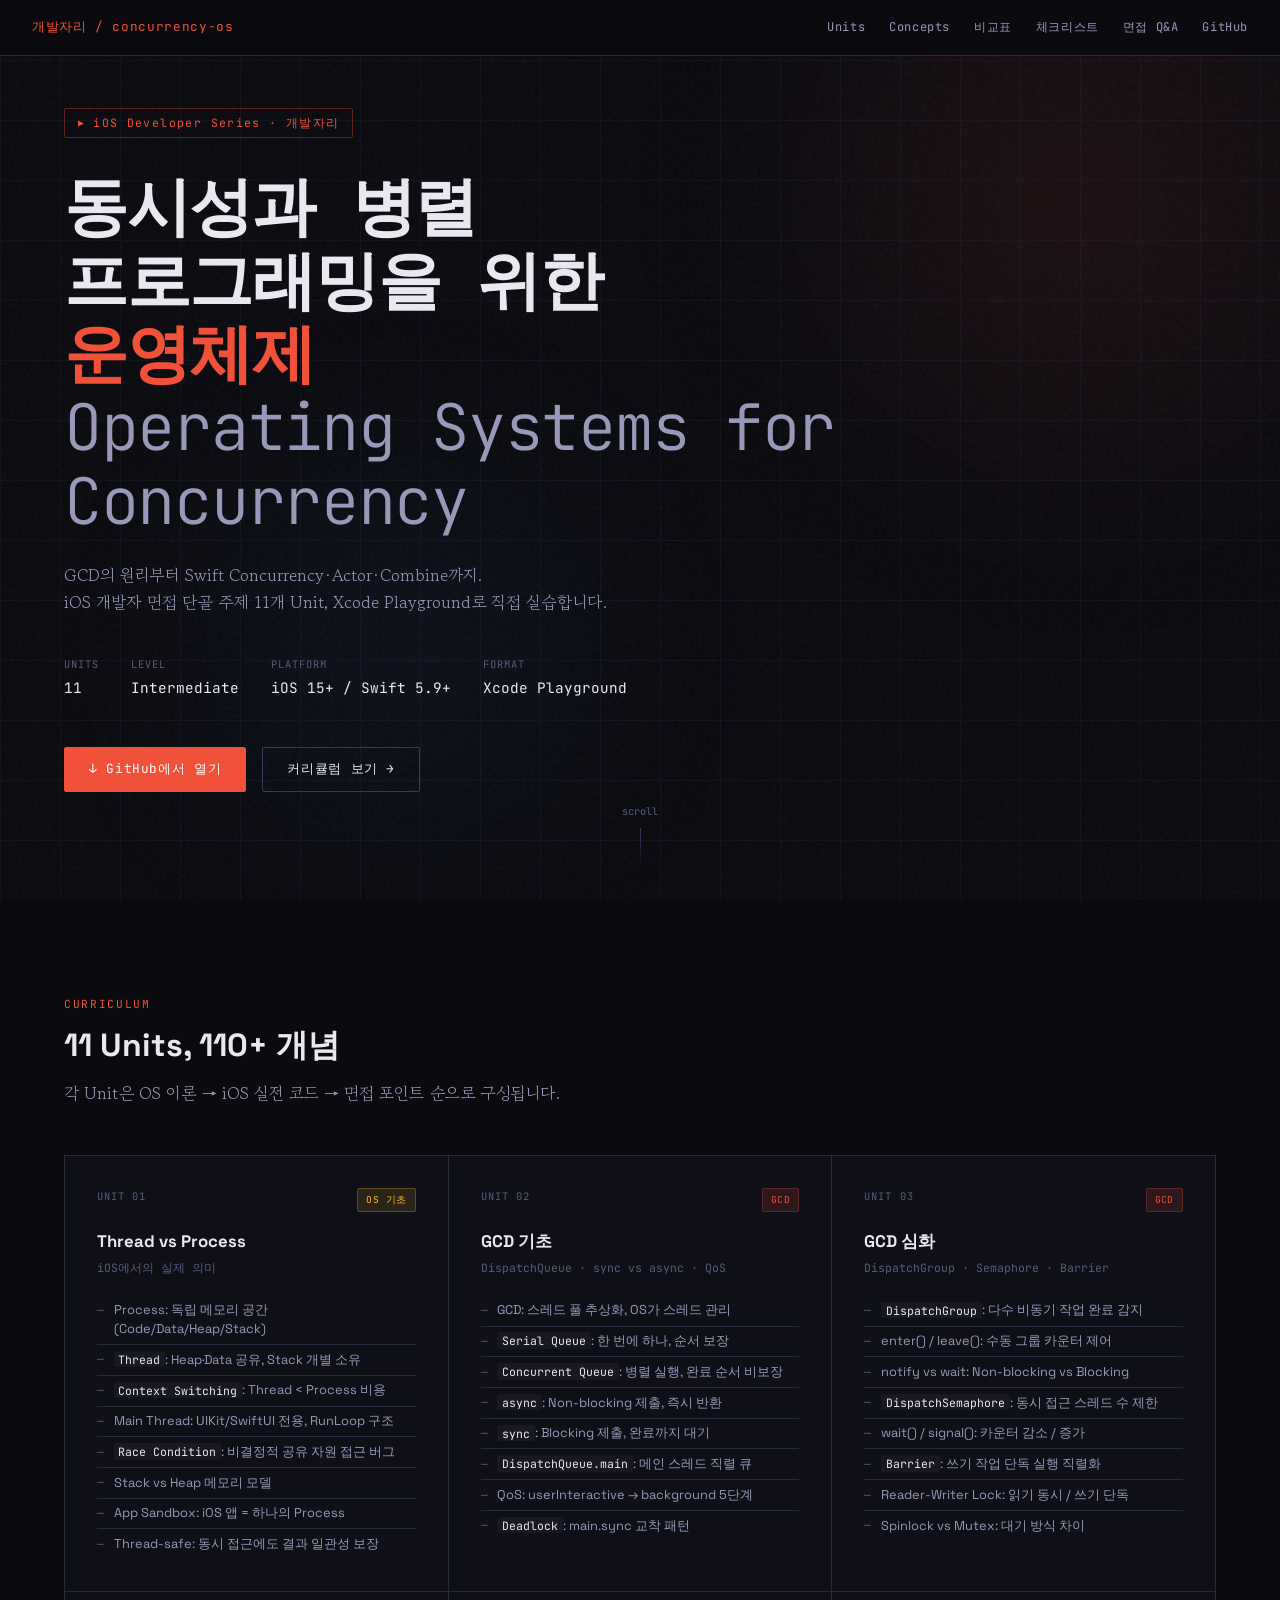
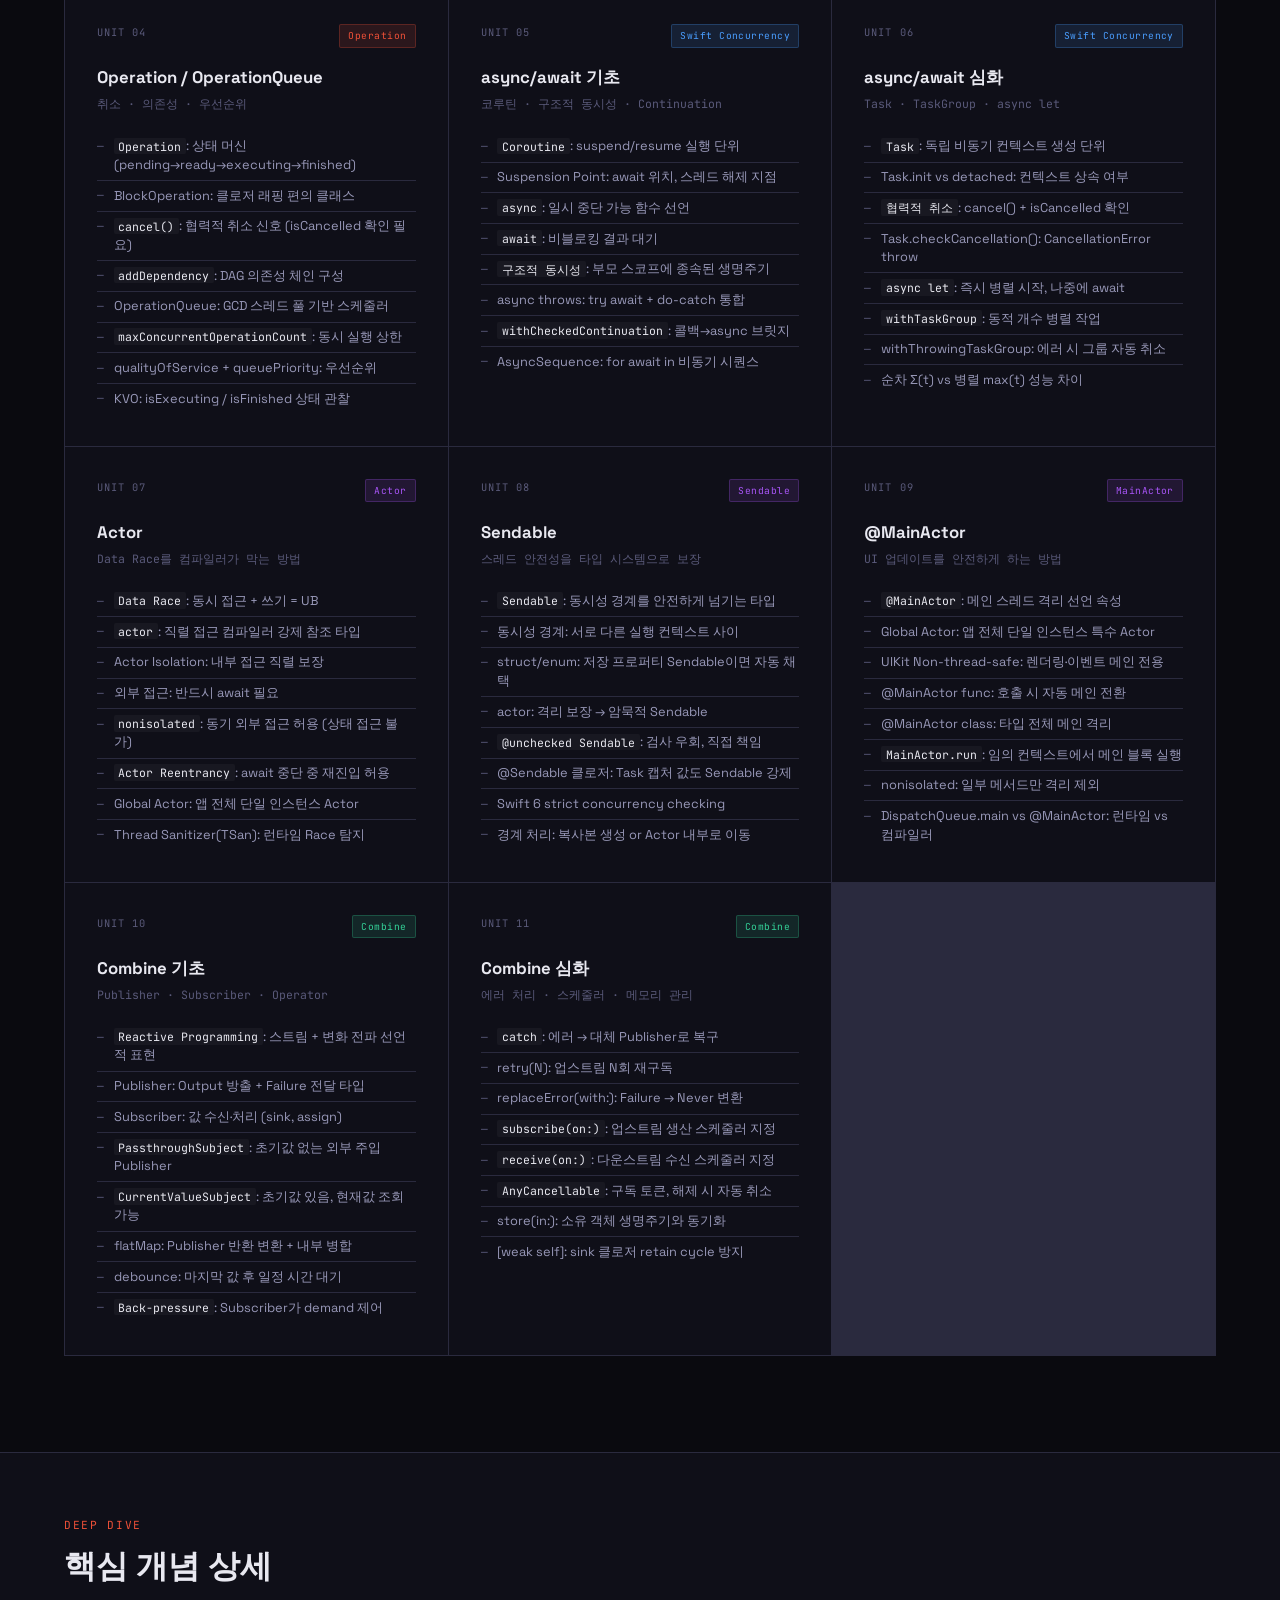
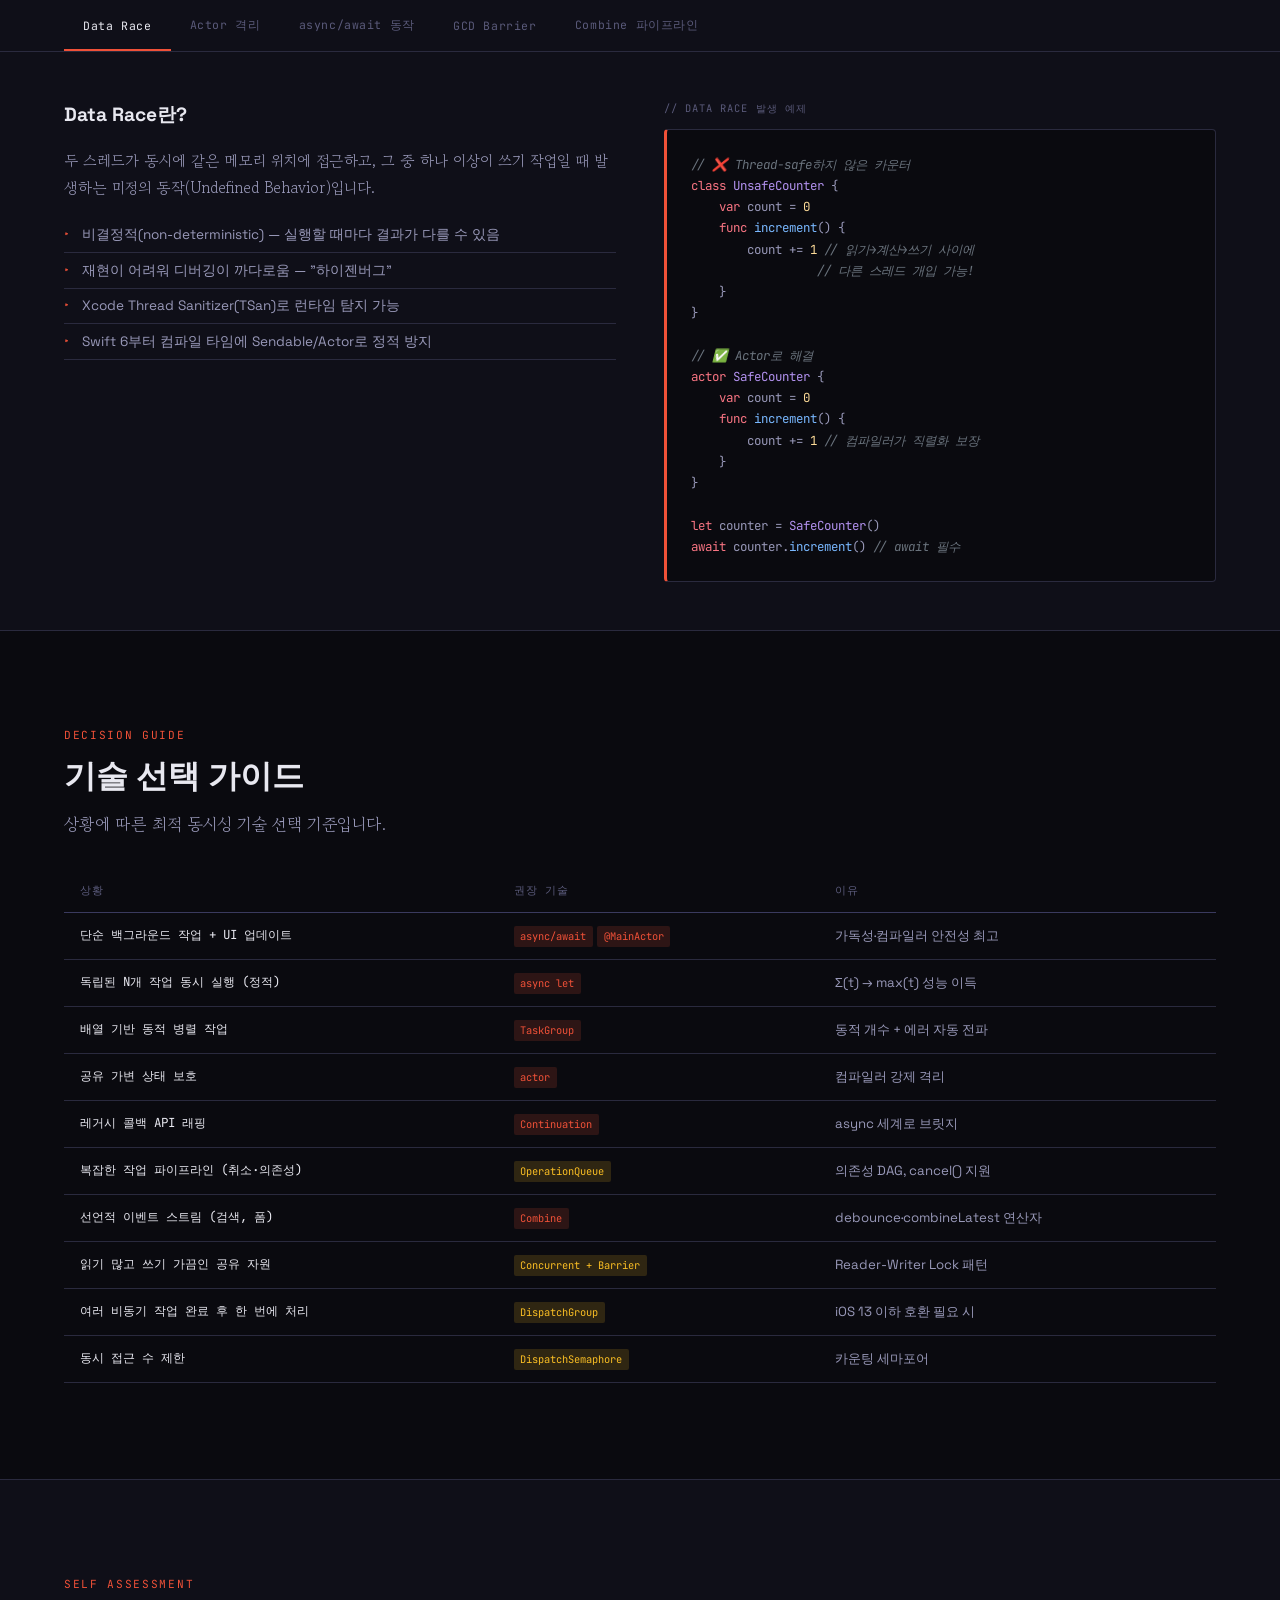
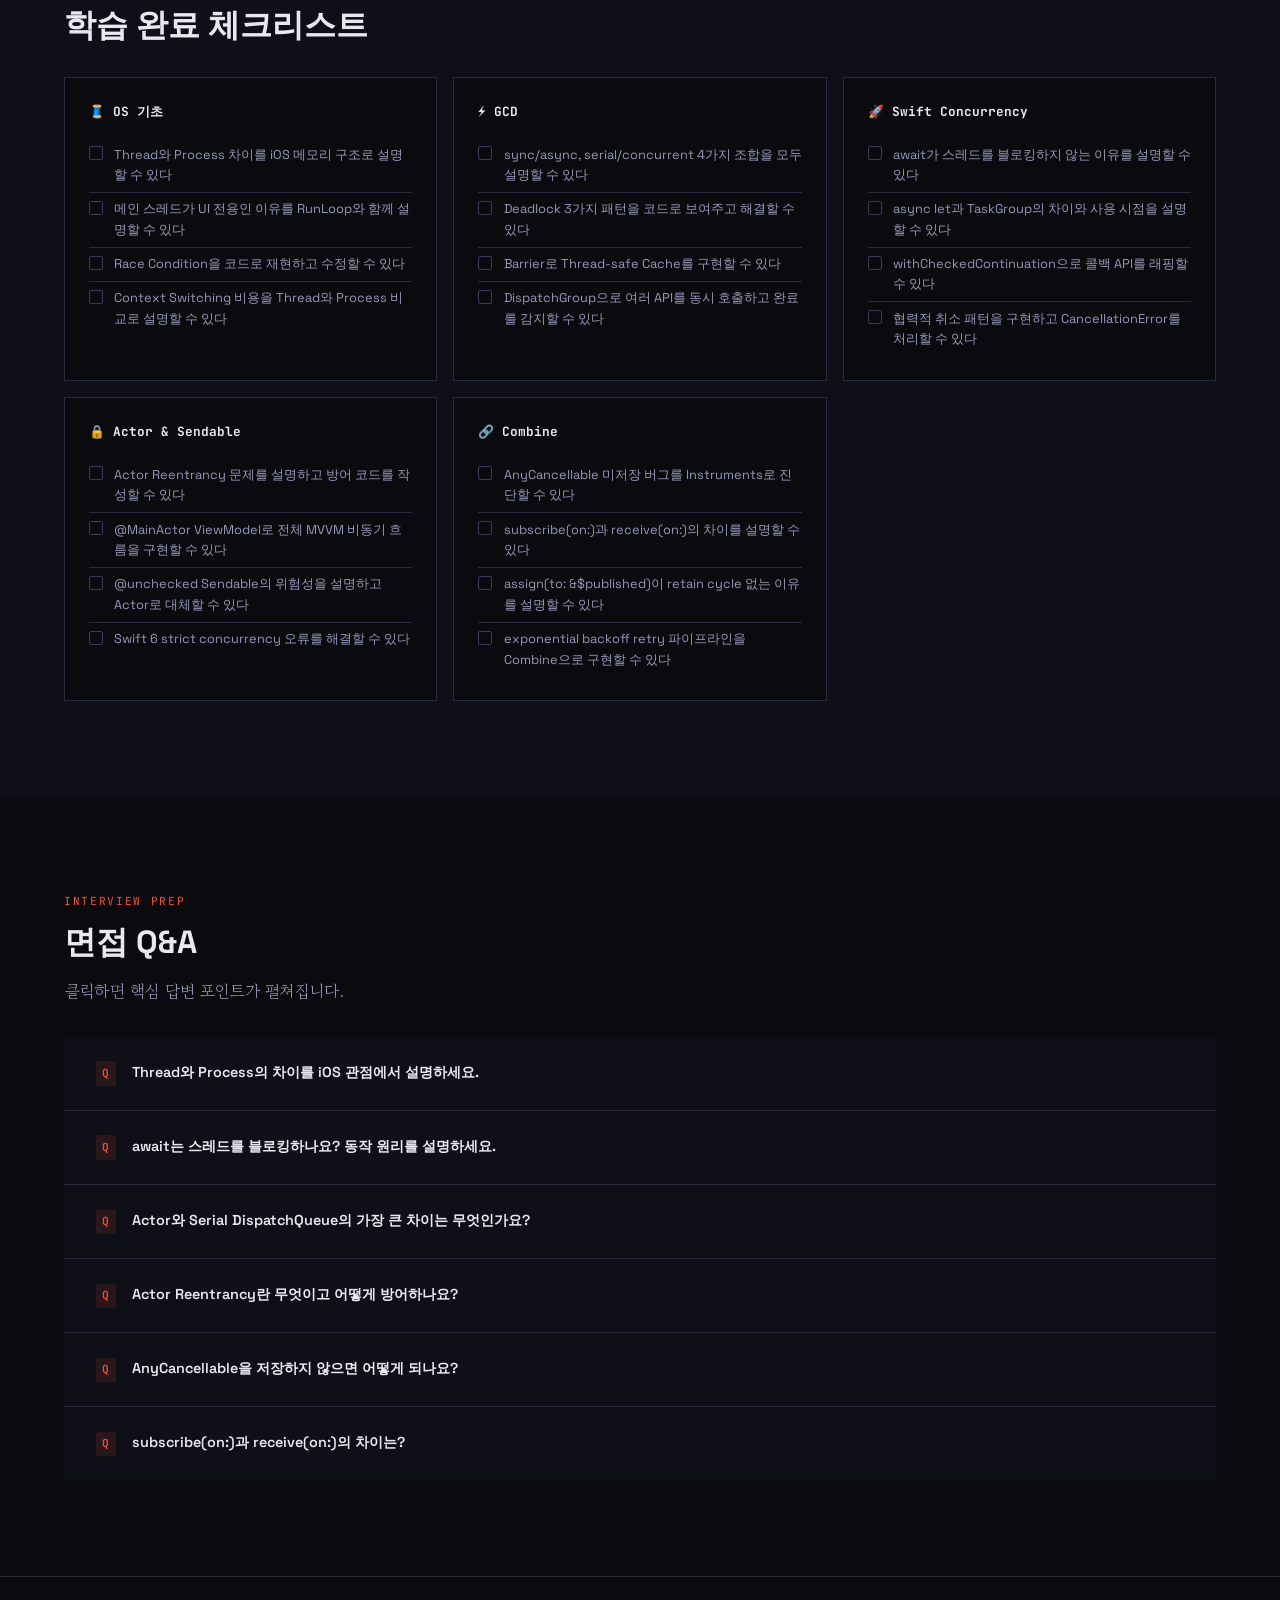
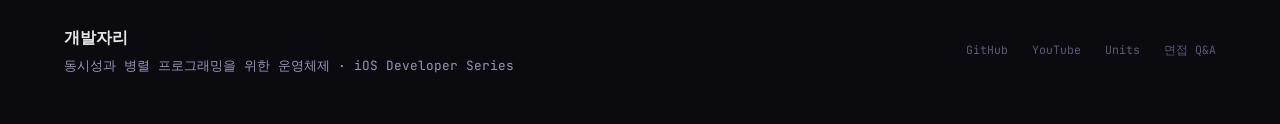
<file: docs/index.html>
<!DOCTYPE html>
<html lang="ko">
<head>
<meta charset="UTF-8">
<meta name="viewport" content="width=device-width, initial-scale=1.0">
<title>동시성과 병렬 프로그래밍을 위한 운영체제</title>
<link rel="preconnect" href="https://fonts.googleapis.com">
<link href="https://fonts.googleapis.com/css2?family=JetBrains+Mono:wght@300;400;500;700&family=Gowun+Batang:wght@400;700&family=Space+Grotesk:wght@300;400;500;700&display=swap" rel="stylesheet">
<style>
  :root {
    --bg:         #0a0a0f;
    --bg2:        #0f0f18;
    --bg3:        #14141f;
    --surface:    #1a1a2e;
    --border:     #2a2a3e;
    --border2:    #3a3a5e;
    --swift:      #f05138;
    --swift2:     #ff7a5c;
    --blue:       #4a9eff;
    --blue2:      #2d7dd2;
    --purple:     #a855f7;
    --green:      #34d399;
    --yellow:     #fbbf24;
    --text:       #e8e8f0;
    --text2:      #9898b8;
    --text3:      #5a5a7a;
    --mono:       'JetBrains Mono', monospace;
    --serif:      'Gowun Batang', serif;
    --sans:       'Space Grotesk', sans-serif;
  }

  *, *::before, *::after { box-sizing: border-box; margin: 0; padding: 0; }

  html { scroll-behavior: smooth; }

  body {
    background: var(--bg);
    color: var(--text);
    font-family: var(--sans);
    line-height: 1.6;
    overflow-x: hidden;
  }

  /* ── NOISE OVERLAY ── */
  body::before {
    content: '';
    position: fixed; inset: 0;
    background-image: url("data:image/svg+xml,%3Csvg viewBox='0 0 256 256' xmlns='http://www.w3.org/2000/svg'%3E%3Cfilter id='noise'%3E%3CfeTurbulence type='fractalNoise' baseFrequency='0.9' numOctaves='4' stitchTiles='stitch'/%3E%3C/filter%3E%3Crect width='100%25' height='100%25' filter='url(%23noise)' opacity='0.04'/%3E%3C/svg%3E");
    pointer-events: none; z-index: 0;
  }

  /* ── NAV ── */
  nav {
    position: fixed; top: 0; left: 0; right: 0;
    z-index: 100;
    display: flex; align-items: center; justify-content: space-between;
    padding: 0 2rem;
    height: 56px;
    background: rgba(10,10,15,0.85);
    backdrop-filter: blur(20px);
    border-bottom: 1px solid var(--border);
  }
  .nav-logo {
    font-family: var(--mono);
    font-size: 0.8rem;
    color: var(--swift);
    letter-spacing: 0.05em;
  }
  .nav-links { display: flex; gap: 1.5rem; }
  .nav-links a {
    font-family: var(--mono);
    font-size: 0.75rem;
    color: var(--text2);
    text-decoration: none;
    letter-spacing: 0.05em;
    transition: color 0.2s;
  }
  .nav-links a:hover { color: var(--text); }

  /* ── HERO ── */
  .hero {
    position: relative;
    min-height: 100vh;
    display: flex; flex-direction: column;
    justify-content: center; align-items: flex-start;
    padding: 0 4rem;
    overflow: hidden;
  }

  /* Grid background */
  .hero::after {
    content: '';
    position: absolute; inset: 0;
    background-image:
      linear-gradient(var(--border) 1px, transparent 1px),
      linear-gradient(90deg, var(--border) 1px, transparent 1px);
    background-size: 60px 60px;
    opacity: 0.3;
    pointer-events: none;
  }

  /* Glow orbs */
  .orb {
    position: absolute;
    border-radius: 50%;
    filter: blur(120px);
    pointer-events: none;
  }
  .orb-1 {
    width: 600px; height: 600px;
    background: radial-gradient(circle, rgba(240,81,56,0.15), transparent 70%);
    top: -100px; right: -100px;
  }
  .orb-2 {
    width: 400px; height: 400px;
    background: radial-gradient(circle, rgba(74,158,255,0.12), transparent 70%);
    bottom: 50px; left: 200px;
  }

  .hero-content { position: relative; z-index: 1; max-width: 900px; }

  .hero-badge {
    display: inline-flex; align-items: center; gap: 0.5rem;
    font-family: var(--mono); font-size: 0.72rem;
    color: var(--swift); letter-spacing: 0.12em;
    border: 1px solid rgba(240,81,56,0.35);
    padding: 0.3rem 0.8rem; border-radius: 2px;
    margin-bottom: 2rem;
    animation: fadeInUp 0.6s ease both;
  }
  .hero-badge::before { content: '▶'; font-size: 0.6rem; }

  .hero-title {
    font-family: var(--mono);
    font-size: clamp(2.2rem, 5vw, 4rem);
    font-weight: 700;
    line-height: 1.15;
    letter-spacing: -0.02em;
    color: var(--text);
    animation: fadeInUp 0.6s 0.1s ease both;
  }
  .hero-title .accent { color: var(--swift); }
  .hero-title .line2 { display: block; color: var(--text2); font-weight: 300; }

  .hero-sub {
    margin-top: 1.5rem;
    font-size: 1.05rem;
    color: var(--text2);
    font-family: var(--serif);
    max-width: 600px;
    animation: fadeInUp 0.6s 0.2s ease both;
  }

  .hero-meta {
    margin-top: 2.5rem;
    display: flex; gap: 2rem; flex-wrap: wrap;
    animation: fadeInUp 0.6s 0.3s ease both;
  }
  .meta-item {
    display: flex; flex-direction: column; gap: 0.2rem;
  }
  .meta-label {
    font-family: var(--mono); font-size: 0.65rem;
    color: var(--text3); letter-spacing: 0.1em; text-transform: uppercase;
  }
  .meta-value {
    font-family: var(--mono); font-size: 0.9rem;
    color: var(--text);
  }

  .hero-cta {
    margin-top: 3rem;
    display: flex; gap: 1rem; flex-wrap: wrap;
    animation: fadeInUp 0.6s 0.4s ease both;
  }
  .btn {
    font-family: var(--mono); font-size: 0.8rem;
    letter-spacing: 0.05em; text-decoration: none;
    padding: 0.7rem 1.5rem; border-radius: 2px;
    transition: all 0.2s;
    display: inline-flex; align-items: center; gap: 0.5rem;
  }
  .btn-primary {
    background: var(--swift); color: #fff;
    border: 1px solid var(--swift);
  }
  .btn-primary:hover { background: var(--swift2); transform: translateY(-1px); }
  .btn-secondary {
    background: transparent; color: var(--text);
    border: 1px solid var(--border2);
  }
  .btn-secondary:hover { border-color: var(--text2); transform: translateY(-1px); }

  .scroll-indicator {
    position: absolute; bottom: 2rem; left: 50%; transform: translateX(-50%);
    display: flex; flex-direction: column; align-items: center; gap: 0.5rem;
    font-family: var(--mono); font-size: 0.65rem; color: var(--text3);
    animation: bounce 2s infinite;
    z-index: 1;
  }
  .scroll-indicator::after {
    content: '';
    width: 1px; height: 40px;
    background: linear-gradient(to bottom, var(--border2), transparent);
  }

  /* ── CONCEPTS SECTION ── */
  .section {
    padding: 6rem 4rem;
    position: relative;
  }
  .section-label {
    font-family: var(--mono); font-size: 0.7rem;
    color: var(--swift); letter-spacing: 0.15em;
    text-transform: uppercase; margin-bottom: 0.75rem;
  }
  .section-title {
    font-size: 2rem; font-weight: 700;
    line-height: 1.2; margin-bottom: 1rem;
  }
  .section-sub {
    font-family: var(--serif); color: var(--text2);
    font-size: 1.05rem; max-width: 600px; margin-bottom: 3rem;
  }

  /* ── UNIT GRID ── */
  .units-grid {
    display: grid;
    grid-template-columns: repeat(auto-fill, minmax(340px, 1fr));
    gap: 1px;
    background: var(--border);
    border: 1px solid var(--border);
  }

  .unit-card {
    background: var(--bg2);
    padding: 2rem;
    position: relative;
    transition: background 0.2s;
    cursor: default;
    overflow: hidden;
  }
  .unit-card::before {
    content: '';
    position: absolute; top: 0; left: 0; right: 0;
    height: 2px;
    background: transparent;
    transition: background 0.2s;
  }
  .unit-card:hover { background: var(--bg3); }
  .unit-card:hover::before { background: var(--swift); }

  .unit-header {
    display: flex; align-items: flex-start;
    justify-content: space-between; margin-bottom: 1.2rem;
  }
  .unit-num {
    font-family: var(--mono); font-size: 0.65rem;
    color: var(--text3); letter-spacing: 0.1em;
  }
  .unit-tag {
    font-family: var(--mono); font-size: 0.6rem;
    padding: 0.2rem 0.5rem; border-radius: 2px;
    letter-spacing: 0.05em;
  }
  .tag-gcd { background: rgba(240,81,56,0.12); color: var(--swift); border: 1px solid rgba(240,81,56,0.25); }
  .tag-async { background: rgba(74,158,255,0.12); color: var(--blue); border: 1px solid rgba(74,158,255,0.25); }
  .tag-actor { background: rgba(168,85,247,0.12); color: var(--purple); border: 1px solid rgba(168,85,247,0.25); }
  .tag-combine { background: rgba(52,211,153,0.12); color: var(--green); border: 1px solid rgba(52,211,153,0.25); }
  .tag-os { background: rgba(251,191,36,0.12); color: var(--yellow); border: 1px solid rgba(251,191,36,0.25); }

  .unit-title {
    font-size: 1.05rem; font-weight: 700;
    margin-bottom: 0.4rem; line-height: 1.3;
  }
  .unit-subtitle {
    font-family: var(--mono); font-size: 0.72rem;
    color: var(--text3); margin-bottom: 1.2rem;
    line-height: 1.5;
  }

  .concept-list { list-style: none; }
  .concept-list li {
    display: flex; align-items: flex-start; gap: 0.6rem;
    padding: 0.35rem 0;
    border-top: 1px solid var(--border);
    font-size: 0.8rem; color: var(--text2);
    line-height: 1.45;
  }
  .concept-list li:first-child { border-top: none; }
  .concept-list li::before {
    content: '—';
    color: var(--text3); flex-shrink: 0;
    font-family: var(--mono); font-size: 0.7rem;
    margin-top: 0.05rem;
  }
  .concept-key {
    font-family: var(--mono); font-size: 0.72rem;
    color: var(--text);
    background: rgba(255,255,255,0.04);
    padding: 0.05rem 0.3rem; border-radius: 2px;
    white-space: nowrap;
  }

  /* ── CONCEPTS DEEP DIVE ── */
  .concepts-section {
    background: var(--bg2);
    border-top: 1px solid var(--border);
    border-bottom: 1px solid var(--border);
  }

  .concept-tabs {
    display: flex; flex-wrap: wrap; gap: 0;
    border-bottom: 1px solid var(--border);
    padding: 0 4rem;
    overflow-x: auto;
  }
  .tab-btn {
    font-family: var(--mono); font-size: 0.72rem;
    letter-spacing: 0.05em; color: var(--text3);
    background: none; border: none;
    padding: 1rem 1.2rem;
    cursor: pointer;
    border-bottom: 2px solid transparent;
    transition: all 0.2s;
    white-space: nowrap;
  }
  .tab-btn:hover { color: var(--text2); }
  .tab-btn.active { color: var(--text); border-bottom-color: var(--swift); }

  .concept-panels { padding: 3rem 4rem; }
  .concept-panel { display: none; }
  .concept-panel.active { display: grid; grid-template-columns: 1fr 1fr; gap: 3rem; }

  .concept-theory h3 {
    font-size: 1.2rem; font-weight: 700; margin-bottom: 1rem;
  }
  .concept-theory p {
    font-family: var(--serif); color: var(--text2);
    font-size: 0.95rem; line-height: 1.8; margin-bottom: 1rem;
  }
  .concept-theory ul { list-style: none; }
  .concept-theory ul li {
    padding: 0.4rem 0;
    border-bottom: 1px solid var(--border);
    font-size: 0.85rem; color: var(--text2);
    display: flex; gap: 0.8rem; align-items: flex-start;
  }
  .concept-theory ul li::before {
    content: '▸'; color: var(--swift); font-size: 0.65rem; margin-top: 0.15rem;
  }

  .code-block {
    background: var(--bg);
    border: 1px solid var(--border);
    border-left: 3px solid var(--swift);
    border-radius: 4px;
    padding: 1.5rem;
    overflow-x: auto;
  }
  .code-block pre {
    font-family: var(--mono);
    font-size: 0.78rem;
    line-height: 1.7;
    color: var(--text2);
  }
  .code-block .kw { color: #f97583; }   /* keyword */
  .code-block .fn { color: #79b8ff; }   /* function */
  .code-block .str { color: #9ecbff; }  /* string */
  .code-block .num { color: #fddb98; }  /* number */
  .code-block .cmt { color: #6a737d; font-style: italic; }  /* comment */
  .code-block .type { color: #b392f0; } /* type */
  .code-block .ok { color: #34d399; }   /* ok/success */
  .code-block .err { color: #f97583; }  /* error */

  .code-label {
    font-family: var(--mono); font-size: 0.65rem;
    color: var(--text3); letter-spacing: 0.1em;
    margin-bottom: 0.75rem; text-transform: uppercase;
  }

  /* ── COMPARISON TABLE ── */
  .compare-section { padding: 6rem 4rem; }
  .compare-table {
    width: 100%; border-collapse: collapse;
    font-size: 0.83rem;
  }
  .compare-table th {
    font-family: var(--mono); font-size: 0.7rem;
    letter-spacing: 0.08em; text-transform: uppercase;
    color: var(--text3); font-weight: 500;
    padding: 0.75rem 1rem; text-align: left;
    border-bottom: 1px solid var(--border2);
  }
  .compare-table td {
    padding: 0.75rem 1rem;
    border-bottom: 1px solid var(--border);
    color: var(--text2); vertical-align: top;
  }
  .compare-table tr:hover td { background: var(--bg2); }
  .compare-table td:first-child {
    font-family: var(--mono); font-size: 0.78rem;
    color: var(--text);
  }
  .badge {
    display: inline-block;
    font-family: var(--mono); font-size: 0.65rem;
    padding: 0.15rem 0.4rem; border-radius: 2px;
    margin-right: 0.3rem;
  }
  .badge-swift { background: rgba(240,81,56,0.15); color: var(--swift); }
  .badge-gcd { background: rgba(251,191,36,0.15); color: var(--yellow); }

  /* ── CHECKLIST ── */
  .checklist-section {
    padding: 6rem 4rem;
    background: var(--bg2);
    border-top: 1px solid var(--border);
  }
  .checklist-grid {
    display: grid;
    grid-template-columns: repeat(auto-fill, minmax(300px, 1fr));
    gap: 1rem; margin-top: 2rem;
  }
  .checklist-card {
    border: 1px solid var(--border);
    padding: 1.5rem;
    background: var(--bg);
  }
  .checklist-card h4 {
    font-family: var(--mono); font-size: 0.8rem;
    color: var(--text); margin-bottom: 1rem;
    display: flex; align-items: center; gap: 0.5rem;
  }
  .check-item {
    display: flex; align-items: flex-start; gap: 0.7rem;
    padding: 0.4rem 0;
    border-bottom: 1px solid var(--border);
    font-size: 0.8rem; color: var(--text2);
    cursor: pointer;
  }
  .check-item:last-child { border-bottom: none; }
  .check-box {
    width: 14px; height: 14px; border-radius: 2px;
    border: 1px solid var(--border2); flex-shrink: 0;
    margin-top: 0.1rem; transition: all 0.15s;
    display: flex; align-items: center; justify-content: center;
  }
  .check-item.checked .check-box {
    background: var(--swift); border-color: var(--swift);
  }
  .check-item.checked .check-box::after { content: '✓'; font-size: 9px; color: #fff; }
  .check-item.checked span { text-decoration: line-through; color: var(--text3); }

  /* ── INTERVIEW Q ── */
  .interview-section { padding: 6rem 4rem; }
  .qa-list { display: flex; flex-direction: column; gap: 1px; background: var(--border); }
  .qa-item {
    background: var(--bg2); padding: 1.5rem 2rem;
    cursor: pointer;
    transition: background 0.15s;
  }
  .qa-item:hover { background: var(--bg3); }
  .qa-q {
    font-size: 0.9rem; font-weight: 600;
    display: flex; align-items: flex-start; gap: 1rem;
  }
  .qa-q::before {
    content: 'Q';
    font-family: var(--mono); font-size: 0.7rem;
    color: var(--swift); background: rgba(240,81,56,0.12);
    padding: 0.2rem 0.4rem; border-radius: 2px; flex-shrink: 0;
    margin-top: 0.05rem;
  }
  .qa-a {
    display: none;
    margin-top: 1rem; padding-top: 1rem;
    border-top: 1px solid var(--border);
    font-family: var(--serif);
    font-size: 0.9rem; color: var(--text2);
    line-height: 1.8;
    padding-left: 2.2rem;
  }
  .qa-item.open .qa-a { display: block; }

  /* ── FOOTER ── */
  footer {
    padding: 3rem 4rem;
    border-top: 1px solid var(--border);
    display: flex; align-items: center; justify-content: space-between;
    flex-wrap: wrap; gap: 1rem;
  }
  .footer-brand { font-family: var(--mono); font-size: 0.8rem; color: var(--text2); }
  .footer-links { display: flex; gap: 1.5rem; }
  .footer-links a {
    font-family: var(--mono); font-size: 0.72rem;
    color: var(--text3); text-decoration: none;
    transition: color 0.2s;
  }
  .footer-links a:hover { color: var(--text2); }

  /* ── ANIMATIONS ── */
  @keyframes fadeInUp {
    from { opacity: 0; transform: translateY(20px); }
    to   { opacity: 1; transform: translateY(0); }
  }
  @keyframes bounce {
    0%, 100% { transform: translateX(-50%) translateY(0); }
    50% { transform: translateX(-50%) translateY(-6px); }
  }

  /* ── RESPONSIVE ── */
  @media (max-width: 768px) {
    .hero, .section, .compare-section,
    .checklist-section, .interview-section { padding-left: 1.5rem; padding-right: 1.5rem; }
    .hero-title { font-size: 1.8rem; }
    .concept-panel.active { grid-template-columns: 1fr; }
    .concept-tabs { padding: 0 1.5rem; }
    .concept-panels { padding: 2rem 1.5rem; }
    footer { padding: 2rem 1.5rem; flex-direction: column; }
    nav { padding: 0 1.5rem; }
    .nav-links { display: none; }
  }
</style>
</head>
<body>

<!-- NAV -->
<nav>
  <div class="nav-logo">개발자리 / concurrency-os</div>
  <div class="nav-links">
    <a href="#units">Units</a>
    <a href="#concepts">Concepts</a>
    <a href="#compare">비교표</a>
    <a href="#checklist">체크리스트</a>
    <a href="#interview">면접 Q&A</a>
    <a href="https://github.com/your-username/concurrency-os-playground" target="_blank">GitHub</a>
  </div>
</nav>

<!-- HERO -->
<section class="hero">
  <div class="orb orb-1"></div>
  <div class="orb orb-2"></div>
  <div class="hero-content">
    <div class="hero-badge">iOS Developer Series · 개발자리</div>
    <h1 class="hero-title">
      동시성과 병렬<br>
      프로그래밍을 위한<br>
      <span class="accent">운영체제</span>
      <span class="line2">Operating Systems for Concurrency</span>
    </h1>
    <p class="hero-sub">
      GCD의 원리부터 Swift Concurrency·Actor·Combine까지.<br>
      iOS 개발자 면접 단골 주제 11개 Unit, Xcode Playground로 직접 실습합니다.
    </p>
    <div class="hero-meta">
      <div class="meta-item">
        <span class="meta-label">Units</span>
        <span class="meta-value">11</span>
      </div>
      <div class="meta-item">
        <span class="meta-label">Level</span>
        <span class="meta-value">Intermediate</span>
      </div>
      <div class="meta-item">
        <span class="meta-label">Platform</span>
        <span class="meta-value">iOS 15+ / Swift 5.9+</span>
      </div>
      <div class="meta-item">
        <span class="meta-label">Format</span>
        <span class="meta-value">Xcode Playground</span>
      </div>
    </div>
    <div class="hero-cta">
      <a href="https://github.com/your-username/concurrency-os-playground" class="btn btn-primary" target="_blank">
        ↓ GitHub에서 열기
      </a>
      <a href="#units" class="btn btn-secondary">
        커리큘럼 보기 →
      </a>
    </div>
  </div>
  <div class="scroll-indicator">scroll</div>
</section>

<!-- UNITS -->
<section class="section" id="units">
  <div class="section-label">Curriculum</div>
  <h2 class="section-title">11 Units, 110+ 개념</h2>
  <p class="section-sub">각 Unit은 OS 이론 → iOS 실전 코드 → 면접 포인트 순으로 구성됩니다.</p>

  <div class="units-grid">

    <!-- U01 -->
    <div class="unit-card">
      <div class="unit-header">
        <span class="unit-num">UNIT 01</span>
        <span class="unit-tag tag-os">OS 기초</span>
      </div>
      <div class="unit-title">Thread vs Process</div>
      <div class="unit-subtitle">iOS에서의 실제 의미</div>
      <ul class="concept-list">
        <li><span>Process: 독립 메모리 공간 (Code/Data/Heap/Stack)</span></li>
        <li><span><span class="concept-key">Thread</span>: Heap·Data 공유, Stack 개별 소유</span></li>
        <li><span><span class="concept-key">Context Switching</span>: Thread < Process 비용</span></li>
        <li><span>Main Thread: UIKit/SwiftUI 전용, RunLoop 구조</span></li>
        <li><span><span class="concept-key">Race Condition</span>: 비결정적 공유 자원 접근 버그</span></li>
        <li><span>Stack vs Heap 메모리 모델</span></li>
        <li><span>App Sandbox: iOS 앱 = 하나의 Process</span></li>
        <li><span>Thread-safe: 동시 접근에도 결과 일관성 보장</span></li>
      </ul>
    </div>

    <!-- U02 -->
    <div class="unit-card">
      <div class="unit-header">
        <span class="unit-num">UNIT 02</span>
        <span class="unit-tag tag-gcd">GCD</span>
      </div>
      <div class="unit-title">GCD 기초</div>
      <div class="unit-subtitle">DispatchQueue · sync vs async · QoS</div>
      <ul class="concept-list">
        <li><span>GCD: 스레드 풀 추상화, OS가 스레드 관리</span></li>
        <li><span><span class="concept-key">Serial Queue</span>: 한 번에 하나, 순서 보장</span></li>
        <li><span><span class="concept-key">Concurrent Queue</span>: 병렬 실행, 완료 순서 비보장</span></li>
        <li><span><span class="concept-key">async</span>: Non-blocking 제출, 즉시 반환</span></li>
        <li><span><span class="concept-key">sync</span>: Blocking 제출, 완료까지 대기</span></li>
        <li><span><span class="concept-key">DispatchQueue.main</span>: 메인 스레드 직렬 큐</span></li>
        <li><span>QoS: userInteractive → background 5단계</span></li>
        <li><span><span class="concept-key">Deadlock</span>: main.sync 교착 패턴</span></li>
      </ul>
    </div>

    <!-- U03 -->
    <div class="unit-card">
      <div class="unit-header">
        <span class="unit-num">UNIT 03</span>
        <span class="unit-tag tag-gcd">GCD</span>
      </div>
      <div class="unit-title">GCD 심화</div>
      <div class="unit-subtitle">DispatchGroup · Semaphore · Barrier</div>
      <ul class="concept-list">
        <li><span><span class="concept-key">DispatchGroup</span>: 다수 비동기 작업 완료 감지</span></li>
        <li><span>enter() / leave(): 수동 그룹 카운터 제어</span></li>
        <li><span>notify vs wait: Non-blocking vs Blocking</span></li>
        <li><span><span class="concept-key">DispatchSemaphore</span>: 동시 접근 스레드 수 제한</span></li>
        <li><span>wait() / signal(): 카운터 감소 / 증가</span></li>
        <li><span><span class="concept-key">Barrier</span>: 쓰기 작업 단독 실행 직렬화</span></li>
        <li><span>Reader-Writer Lock: 읽기 동시 / 쓰기 단독</span></li>
        <li><span>Spinlock vs Mutex: 대기 방식 차이</span></li>
      </ul>
    </div>

    <!-- U04 -->
    <div class="unit-card">
      <div class="unit-header">
        <span class="unit-num">UNIT 04</span>
        <span class="unit-tag tag-gcd">Operation</span>
      </div>
      <div class="unit-title">Operation / OperationQueue</div>
      <div class="unit-subtitle">취소 · 의존성 · 우선순위</div>
      <ul class="concept-list">
        <li><span><span class="concept-key">Operation</span>: 상태 머신 (pending→ready→executing→finished)</span></li>
        <li><span>BlockOperation: 클로저 래핑 편의 클래스</span></li>
        <li><span><span class="concept-key">cancel()</span>: 협력적 취소 신호 (isCancelled 확인 필요)</span></li>
        <li><span><span class="concept-key">addDependency</span>: DAG 의존성 체인 구성</span></li>
        <li><span>OperationQueue: GCD 스레드 풀 기반 스케줄러</span></li>
        <li><span><span class="concept-key">maxConcurrentOperationCount</span>: 동시 실행 상한</span></li>
        <li><span>qualityOfService + queuePriority: 우선순위</span></li>
        <li><span>KVO: isExecuting / isFinished 상태 관찰</span></li>
      </ul>
    </div>

    <!-- U05 -->
    <div class="unit-card">
      <div class="unit-header">
        <span class="unit-num">UNIT 05</span>
        <span class="unit-tag tag-async">Swift Concurrency</span>
      </div>
      <div class="unit-title">async/await 기초</div>
      <div class="unit-subtitle">코루틴 · 구조적 동시성 · Continuation</div>
      <ul class="concept-list">
        <li><span><span class="concept-key">Coroutine</span>: suspend/resume 실행 단위</span></li>
        <li><span>Suspension Point: await 위치, 스레드 해제 지점</span></li>
        <li><span><span class="concept-key">async</span>: 일시 중단 가능 함수 선언</span></li>
        <li><span><span class="concept-key">await</span>: 비블로킹 결과 대기</span></li>
        <li><span><span class="concept-key">구조적 동시성</span>: 부모 스코프에 종속된 생명주기</span></li>
        <li><span>async throws: try await + do-catch 통합</span></li>
        <li><span><span class="concept-key">withCheckedContinuation</span>: 콜백→async 브릿지</span></li>
        <li><span>AsyncSequence: for await in 비동기 시퀀스</span></li>
      </ul>
    </div>

    <!-- U06 -->
    <div class="unit-card">
      <div class="unit-header">
        <span class="unit-num">UNIT 06</span>
        <span class="unit-tag tag-async">Swift Concurrency</span>
      </div>
      <div class="unit-title">async/await 심화</div>
      <div class="unit-subtitle">Task · TaskGroup · async let</div>
      <ul class="concept-list">
        <li><span><span class="concept-key">Task</span>: 독립 비동기 컨텍스트 생성 단위</span></li>
        <li><span>Task.init vs detached: 컨텍스트 상속 여부</span></li>
        <li><span><span class="concept-key">협력적 취소</span>: cancel() + isCancelled 확인</span></li>
        <li><span>Task.checkCancellation(): CancellationError throw</span></li>
        <li><span><span class="concept-key">async let</span>: 즉시 병렬 시작, 나중에 await</span></li>
        <li><span><span class="concept-key">withTaskGroup</span>: 동적 개수 병렬 작업</span></li>
        <li><span>withThrowingTaskGroup: 에러 시 그룹 자동 취소</span></li>
        <li><span>순차 Σ(t) vs 병렬 max(t) 성능 차이</span></li>
      </ul>
    </div>

    <!-- U07 -->
    <div class="unit-card">
      <div class="unit-header">
        <span class="unit-num">UNIT 07</span>
        <span class="unit-tag tag-actor">Actor</span>
      </div>
      <div class="unit-title">Actor</div>
      <div class="unit-subtitle">Data Race를 컴파일러가 막는 방법</div>
      <ul class="concept-list">
        <li><span><span class="concept-key">Data Race</span>: 동시 접근 + 쓰기 = UB</span></li>
        <li><span><span class="concept-key">actor</span>: 직렬 접근 컴파일러 강제 참조 타입</span></li>
        <li><span>Actor Isolation: 내부 접근 직렬 보장</span></li>
        <li><span>외부 접근: 반드시 await 필요</span></li>
        <li><span><span class="concept-key">nonisolated</span>: 동기 외부 접근 허용 (상태 접근 불가)</span></li>
        <li><span><span class="concept-key">Actor Reentrancy</span>: await 중단 중 재진입 허용</span></li>
        <li><span>Global Actor: 앱 전체 단일 인스턴스 Actor</span></li>
        <li><span>Thread Sanitizer(TSan): 런타임 Race 탐지</span></li>
      </ul>
    </div>

    <!-- U08 -->
    <div class="unit-card">
      <div class="unit-header">
        <span class="unit-num">UNIT 08</span>
        <span class="unit-tag tag-actor">Sendable</span>
      </div>
      <div class="unit-title">Sendable</div>
      <div class="unit-subtitle">스레드 안전성을 타입 시스템으로 보장</div>
      <ul class="concept-list">
        <li><span><span class="concept-key">Sendable</span>: 동시성 경계를 안전하게 넘기는 타입</span></li>
        <li><span>동시성 경계: 서로 다른 실행 컨텍스트 사이</span></li>
        <li><span>struct/enum: 저장 프로퍼티 Sendable이면 자동 채택</span></li>
        <li><span>actor: 격리 보장 → 암묵적 Sendable</span></li>
        <li><span><span class="concept-key">@unchecked Sendable</span>: 검사 우회, 직접 책임</span></li>
        <li><span>@Sendable 클로저: Task 캡처 값도 Sendable 강제</span></li>
        <li><span>Swift 6 strict concurrency checking</span></li>
        <li><span>경계 처리: 복사본 생성 or Actor 내부로 이동</span></li>
      </ul>
    </div>

    <!-- U09 -->
    <div class="unit-card">
      <div class="unit-header">
        <span class="unit-num">UNIT 09</span>
        <span class="unit-tag tag-actor">MainActor</span>
      </div>
      <div class="unit-title">@MainActor</div>
      <div class="unit-subtitle">UI 업데이트를 안전하게 하는 방법</div>
      <ul class="concept-list">
        <li><span><span class="concept-key">@MainActor</span>: 메인 스레드 격리 선언 속성</span></li>
        <li><span>Global Actor: 앱 전체 단일 인스턴스 특수 Actor</span></li>
        <li><span>UIKit Non-thread-safe: 렌더링·이벤트 메인 전용</span></li>
        <li><span>@MainActor func: 호출 시 자동 메인 전환</span></li>
        <li><span>@MainActor class: 타입 전체 메인 격리</span></li>
        <li><span><span class="concept-key">MainActor.run</span>: 임의 컨텍스트에서 메인 블록 실행</span></li>
        <li><span>nonisolated: 일부 메서드만 격리 제외</span></li>
        <li><span>DispatchQueue.main vs @MainActor: 런타임 vs 컴파일러</span></li>
      </ul>
    </div>

    <!-- U10 -->
    <div class="unit-card">
      <div class="unit-header">
        <span class="unit-num">UNIT 10</span>
        <span class="unit-tag tag-combine">Combine</span>
      </div>
      <div class="unit-title">Combine 기초</div>
      <div class="unit-subtitle">Publisher · Subscriber · Operator</div>
      <ul class="concept-list">
        <li><span><span class="concept-key">Reactive Programming</span>: 스트림 + 변화 전파 선언적 표현</span></li>
        <li><span>Publisher: Output 방출 + Failure 전달 타입</span></li>
        <li><span>Subscriber: 값 수신·처리 (sink, assign)</span></li>
        <li><span><span class="concept-key">PassthroughSubject</span>: 초기값 없는 외부 주입 Publisher</span></li>
        <li><span><span class="concept-key">CurrentValueSubject</span>: 초기값 있음, 현재값 조회 가능</span></li>
        <li><span>flatMap: Publisher 반환 변환 + 내부 병합</span></li>
        <li><span>debounce: 마지막 값 후 일정 시간 대기</span></li>
        <li><span><span class="concept-key">Back-pressure</span>: Subscriber가 demand 제어</span></li>
      </ul>
    </div>

    <!-- U11 -->
    <div class="unit-card">
      <div class="unit-header">
        <span class="unit-num">UNIT 11</span>
        <span class="unit-tag tag-combine">Combine</span>
      </div>
      <div class="unit-title">Combine 심화</div>
      <div class="unit-subtitle">에러 처리 · 스케줄러 · 메모리 관리</div>
      <ul class="concept-list">
        <li><span><span class="concept-key">catch</span>: 에러 → 대체 Publisher로 복구</span></li>
        <li><span>retry(N): 업스트림 N회 재구독</span></li>
        <li><span>replaceError(with:): Failure → Never 변환</span></li>
        <li><span><span class="concept-key">subscribe(on:)</span>: 업스트림 생산 스케줄러 지정</span></li>
        <li><span><span class="concept-key">receive(on:)</span>: 다운스트림 수신 스케줄러 지정</span></li>
        <li><span><span class="concept-key">AnyCancellable</span>: 구독 토큰, 해제 시 자동 취소</span></li>
        <li><span>store(in:): 소유 객체 생명주기와 동기화</span></li>
        <li><span>[weak self]: sink 클로저 retain cycle 방지</span></li>
      </ul>
    </div>

  </div>
</section>

<!-- CONCEPTS DEEP DIVE -->
<section class="concepts-section" id="concepts">
  <div style="padding: 4rem 4rem 0">
    <div class="section-label">Deep Dive</div>
    <h2 class="section-title">핵심 개념 상세</h2>
  </div>

  <div class="concept-tabs">
    <button class="tab-btn active" onclick="showTab(0)">Data Race</button>
    <button class="tab-btn" onclick="showTab(1)">Actor 격리</button>
    <button class="tab-btn" onclick="showTab(2)">async/await 동작</button>
    <button class="tab-btn" onclick="showTab(3)">GCD Barrier</button>
    <button class="tab-btn" onclick="showTab(4)">Combine 파이프라인</button>
  </div>

  <div class="concept-panels">

    <!-- Tab 0: Data Race -->
    <div class="concept-panel active">
      <div class="concept-theory">
        <h3>Data Race란?</h3>
        <p>두 스레드가 동시에 같은 메모리 위치에 접근하고, 그 중 하나 이상이 쓰기 작업일 때 발생하는 미정의 동작(Undefined Behavior)입니다.</p>
        <ul>
          <li>비결정적(non-deterministic) — 실행할 때마다 결과가 다를 수 있음</li>
          <li>재현이 어려워 디버깅이 까다로움 — "하이젠버그"</li>
          <li>Xcode Thread Sanitizer(TSan)로 런타임 탐지 가능</li>
          <li>Swift 6부터 컴파일 타임에 Sendable/Actor로 정적 방지</li>
        </ul>
      </div>
      <div>
        <div class="code-label">// Data Race 발생 예제</div>
        <div class="code-block"><pre><span class="cmt">// ❌ Thread-safe하지 않은 카운터</span>
<span class="kw">class</span> <span class="type">UnsafeCounter</span> {
    <span class="kw">var</span> count = <span class="num">0</span>
    <span class="kw">func</span> <span class="fn">increment</span>() {
        count += <span class="num">1</span> <span class="cmt">// 읽기→계산→쓰기 사이에</span>
                  <span class="cmt">// 다른 스레드 개입 가능!</span>
    }
}

<span class="cmt">// ✅ Actor로 해결</span>
<span class="kw">actor</span> <span class="type">SafeCounter</span> {
    <span class="kw">var</span> count = <span class="num">0</span>
    <span class="kw">func</span> <span class="fn">increment</span>() {
        count += <span class="num">1</span> <span class="cmt">// 컴파일러가 직렬화 보장</span>
    }
}

<span class="kw">let</span> counter = <span class="type">SafeCounter</span>()
<span class="kw">await</span> counter.<span class="fn">increment</span>() <span class="cmt">// await 필수</span></pre></div>
      </div>
    </div>

    <!-- Tab 1: Actor 격리 -->
    <div class="concept-panel">
      <div class="concept-theory">
        <h3>Actor 격리(Isolation) 모델</h3>
        <p>Actor는 내부 상태에 대한 모든 접근을 하나의 직렬 실행 흐름으로 제한합니다. 이를 '격리(Isolation)'라고 합니다.</p>
        <ul>
          <li><strong>Actor 내부</strong>: 동기 접근 가능 (이미 격리 컨텍스트)</li>
          <li><strong>Actor 외부</strong>: 반드시 await — 다른 컨텍스트에서 접근</li>
          <li><strong>nonisolated</strong>: 저장 프로퍼티 접근 없는 메서드에만 사용</li>
          <li><strong>Reentrancy</strong>: await 중단 동안 다른 메서드가 실행될 수 있음</li>
        </ul>
      </div>
      <div>
        <div class="code-label">// Actor 격리 모델</div>
        <div class="code-block"><pre><span class="kw">actor</span> <span class="type">BankAccount</span> {
    <span class="kw">private</span>(<span class="kw">set</span>) <span class="kw">var</span> balance: <span class="type">Double</span>

    <span class="kw">func</span> <span class="fn">deposit</span>(_ amount: <span class="type">Double</span>) {
        balance += amount <span class="cmt">// 내부: 동기 OK</span>
    }

    <span class="kw">nonisolated var</span> description: <span class="type">String</span> {
        <span class="str">"BankAccount"</span> <span class="cmt">// 상태 접근 없음</span>
    }
}

<span class="kw">let</span> account = <span class="type">BankAccount</span>(balance: <span class="num">1000</span>)

<span class="cmt">// 외부: await 필수</span>
<span class="kw">await</span> account.<span class="fn">deposit</span>(<span class="num">500</span>)
<span class="kw">let</span> bal = <span class="kw">await</span> account.balance

<span class="cmt">// nonisolated: await 불필요</span>
<span class="kw">let</span> desc = account.description</pre></div>
      </div>
    </div>

    <!-- Tab 2: async/await -->
    <div class="concept-panel">
      <div class="concept-theory">
        <h3>async/await 동작 원리</h3>
        <p>await는 스레드를 블로킹(blocking)하지 않습니다. 대신 현재 실행 흐름을 '일시 중단(suspend)'하고, 스레드를 해제하여 다른 작업이 실행될 수 있도록 합니다.</p>
        <ul>
          <li>await 지점에서 코루틴이 일시 중단됨</li>
          <li>해제된 스레드는 다른 작업을 수행</li>
          <li>결과가 준비되면 같은 or 다른 스레드에서 재개</li>
          <li>순차처럼 읽히지만 내부는 비동기적으로 동작</li>
        </ul>
      </div>
      <div>
        <div class="code-label">// 순차 vs 병렬 성능 비교</div>
        <div class="code-block"><pre><span class="cmt">// ❌ 순차: 총 0.3초 (0.1+0.1+0.1)</span>
<span class="kw">let</span> a = <span class="kw">await</span> <span class="fn">fetchA</span>() <span class="cmt">// 0.1s 대기</span>
<span class="kw">let</span> b = <span class="kw">await</span> <span class="fn">fetchB</span>() <span class="cmt">// 0.1s 대기</span>
<span class="kw">let</span> c = <span class="kw">await</span> <span class="fn">fetchC</span>() <span class="cmt">// 0.1s 대기</span>

<span class="cmt">// ✅ async let: 총 ≈0.1초 (max)</span>
<span class="kw">async let</span> a = <span class="fn">fetchA</span>() <span class="cmt">// 즉시 시작</span>
<span class="kw">async let</span> b = <span class="fn">fetchB</span>() <span class="cmt">// 즉시 시작</span>
<span class="kw">async let</span> c = <span class="fn">fetchC</span>() <span class="cmt">// 즉시 시작</span>
<span class="kw">let</span> result = <span class="kw">await</span> (a, b, c)</pre></div>
      </div>
    </div>

    <!-- Tab 3: GCD Barrier -->
    <div class="concept-panel">
      <div class="concept-theory">
        <h3>Reader-Writer Lock 패턴</h3>
        <p>Concurrent Queue + Barrier를 조합하면 읽기는 동시에, 쓰기는 단독으로 실행하는 Reader-Writer Lock 패턴을 구현할 수 있습니다.</p>
        <ul>
          <li>읽기 (sync): 여러 스레드 동시 실행 → 성능 최대화</li>
          <li>쓰기 (async + .barrier): 이전 작업 완료 후 단독 실행</li>
          <li>쓰기 완료 후 읽기 작업 재개</li>
          <li>OS 뮤텍스 없이 GCD만으로 구현 가능</li>
        </ul>
      </div>
      <div>
        <div class="code-label">// Thread-safe Cache</div>
        <div class="code-block"><pre><span class="kw">class</span> <span class="type">ThreadSafeCache</span>&lt;<span class="type">K: Hashable, V</span>&gt; {
    <span class="kw">private var</span> store: [<span class="type">K</span>: <span class="type">V</span>] = [:]
    <span class="kw">private let</span> queue = <span class="type">DispatchQueue</span>(
        label: <span class="str">"cache"</span>,
        attributes: <span class="type">.concurrent</span>
    )

    <span class="kw">func</span> <span class="fn">read</span>(key: <span class="type">K</span>) -> <span class="type">V</span>? {
        <span class="cmt">// 동시 읽기 허용</span>
        queue.<span class="fn">sync</span> { store[key] }
    }

    <span class="kw">func</span> <span class="fn">write</span>(key: <span class="type">K</span>, value: <span class="type">V</span>) {
        <span class="cmt">// 단독 쓰기 (barrier)</span>
        queue.<span class="fn">async</span>(flags: <span class="type">.barrier</span>) {
            <span class="kw">self</span>.store[key] = value
        }
    }
}</pre></div>
      </div>
    </div>

    <!-- Tab 4: Combine pipeline -->
    <div class="concept-panel">
      <div class="concept-theory">
        <h3>Combine 파이프라인 구조</h3>
        <p>Combine은 Publisher → Operator → Subscriber의 단방향 데이터 파이프라인입니다. 에러 처리와 스케줄러 전환이 파이프라인 중간에 선언적으로 배치됩니다.</p>
        <ul>
          <li>subscribe(on:): 업스트림(생산) 스케줄러 — 네트워크·파일 I/O</li>
          <li>receive(on:): 다운스트림(수신) 스케줄러 — UI 업데이트</li>
          <li>AnyCancellable 미저장 → 즉시 구독 취소 (흔한 버그)</li>
          <li>[weak self]: sink 클로저 내 retain cycle 방지</li>
        </ul>
      </div>
      <div>
        <div class="code-label">// 실전 네트워크 파이프라인</div>
        <div class="code-block"><pre><span class="type">URLSession</span>.shared
    .<span class="fn">dataTaskPublisher</span>(for: url)
    .<span class="fn">map</span>(\.<span class="fn">data</span>)
    .<span class="fn">decode</span>(type: <span class="type">User</span>.self,
            decoder: <span class="type">JSONDecoder</span>())
    .<span class="fn">retry</span>(<span class="num">2</span>)
    .<span class="fn">catch</span> { _ <span class="kw">in</span>
        <span class="type">Just</span>(<span class="type">User</span>.placeholder)
    }
    .<span class="fn">receive</span>(on: <span class="type">DispatchQueue</span>.main)
    .<span class="fn">sink</span>(
        receiveCompletion: { _ <span class="kw">in</span> },
        receiveValue: { [<span class="kw">weak self</span>] user <span class="kw">in</span>
            <span class="kw">self</span>?.viewModel.user = user
        }
    )
    .<span class="fn">store</span>(in: &cancellables)</pre></div>
      </div>
    </div>

  </div>
</section>

<!-- COMPARISON TABLE -->
<section class="compare-section" id="compare">
  <div class="section-label">Decision Guide</div>
  <h2 class="section-title">기술 선택 가이드</h2>
  <p class="section-sub" style="margin-bottom:2rem">상황에 따른 최적 동시성 기술 선택 기준입니다.</p>

  <table class="compare-table">
    <thead>
      <tr>
        <th>상황</th>
        <th>권장 기술</th>
        <th>이유</th>
      </tr>
    </thead>
    <tbody>
      <tr>
        <td>단순 백그라운드 작업 + UI 업데이트</td>
        <td><span class="badge badge-swift">async/await</span><span class="badge badge-swift">@MainActor</span></td>
        <td>가독성·컴파일러 안전성 최고</td>
      </tr>
      <tr>
        <td>독립된 N개 작업 동시 실행 (정적)</td>
        <td><span class="badge badge-swift">async let</span></td>
        <td>Σ(t) → max(t) 성능 이득</td>
      </tr>
      <tr>
        <td>배열 기반 동적 병렬 작업</td>
        <td><span class="badge badge-swift">TaskGroup</span></td>
        <td>동적 개수 + 에러 자동 전파</td>
      </tr>
      <tr>
        <td>공유 가변 상태 보호</td>
        <td><span class="badge badge-swift">actor</span></td>
        <td>컴파일러 강제 격리</td>
      </tr>
      <tr>
        <td>레거시 콜백 API 래핑</td>
        <td><span class="badge badge-swift">Continuation</span></td>
        <td>async 세계로 브릿지</td>
      </tr>
      <tr>
        <td>복잡한 작업 파이프라인 (취소·의존성)</td>
        <td><span class="badge badge-gcd">OperationQueue</span></td>
        <td>의존성 DAG, cancel() 지원</td>
      </tr>
      <tr>
        <td>선언적 이벤트 스트림 (검색, 폼)</td>
        <td><span class="badge badge-swift">Combine</span></td>
        <td>debounce·combineLatest 연산자</td>
      </tr>
      <tr>
        <td>읽기 많고 쓰기 가끔인 공유 자원</td>
        <td><span class="badge badge-gcd">Concurrent + Barrier</span></td>
        <td>Reader-Writer Lock 패턴</td>
      </tr>
      <tr>
        <td>여러 비동기 작업 완료 후 한 번에 처리</td>
        <td><span class="badge badge-gcd">DispatchGroup</span></td>
        <td>iOS 13 이하 호환 필요 시</td>
      </tr>
      <tr>
        <td>동시 접근 수 제한</td>
        <td><span class="badge badge-gcd">DispatchSemaphore</span></td>
        <td>카운팅 세마포어</td>
      </tr>
    </tbody>
  </table>
</section>

<!-- CHECKLIST -->
<section class="checklist-section" id="checklist">
  <div class="section-label">Self Assessment</div>
  <h2 class="section-title">학습 완료 체크리스트</h2>
  <div class="checklist-grid">

    <div class="checklist-card">
      <h4>🧵 OS 기초</h4>
      <div class="check-item" onclick="toggleCheck(this)"><div class="check-box"></div><span>Thread와 Process 차이를 iOS 메모리 구조로 설명할 수 있다</span></div>
      <div class="check-item" onclick="toggleCheck(this)"><div class="check-box"></div><span>메인 스레드가 UI 전용인 이유를 RunLoop와 함께 설명할 수 있다</span></div>
      <div class="check-item" onclick="toggleCheck(this)"><div class="check-box"></div><span>Race Condition을 코드로 재현하고 수정할 수 있다</span></div>
      <div class="check-item" onclick="toggleCheck(this)"><div class="check-box"></div><span>Context Switching 비용을 Thread와 Process 비교로 설명할 수 있다</span></div>
    </div>

    <div class="checklist-card">
      <h4>⚡ GCD</h4>
      <div class="check-item" onclick="toggleCheck(this)"><div class="check-box"></div><span>sync/async, serial/concurrent 4가지 조합을 모두 설명할 수 있다</span></div>
      <div class="check-item" onclick="toggleCheck(this)"><div class="check-box"></div><span>Deadlock 3가지 패턴을 코드로 보여주고 해결할 수 있다</span></div>
      <div class="check-item" onclick="toggleCheck(this)"><div class="check-box"></div><span>Barrier로 Thread-safe Cache를 구현할 수 있다</span></div>
      <div class="check-item" onclick="toggleCheck(this)"><div class="check-box"></div><span>DispatchGroup으로 여러 API를 동시 호출하고 완료를 감지할 수 있다</span></div>
    </div>

    <div class="checklist-card">
      <h4>🚀 Swift Concurrency</h4>
      <div class="check-item" onclick="toggleCheck(this)"><div class="check-box"></div><span>await가 스레드를 블로킹하지 않는 이유를 설명할 수 있다</span></div>
      <div class="check-item" onclick="toggleCheck(this)"><div class="check-box"></div><span>async let과 TaskGroup의 차이와 사용 시점을 설명할 수 있다</span></div>
      <div class="check-item" onclick="toggleCheck(this)"><div class="check-box"></div><span>withCheckedContinuation으로 콜백 API를 래핑할 수 있다</span></div>
      <div class="check-item" onclick="toggleCheck(this)"><div class="check-box"></div><span>협력적 취소 패턴을 구현하고 CancellationError를 처리할 수 있다</span></div>
    </div>

    <div class="checklist-card">
      <h4>🔒 Actor & Sendable</h4>
      <div class="check-item" onclick="toggleCheck(this)"><div class="check-box"></div><span>Actor Reentrancy 문제를 설명하고 방어 코드를 작성할 수 있다</span></div>
      <div class="check-item" onclick="toggleCheck(this)"><div class="check-box"></div><span>@MainActor ViewModel로 전체 MVVM 비동기 흐름을 구현할 수 있다</span></div>
      <div class="check-item" onclick="toggleCheck(this)"><div class="check-box"></div><span>@unchecked Sendable의 위험성을 설명하고 Actor로 대체할 수 있다</span></div>
      <div class="check-item" onclick="toggleCheck(this)"><div class="check-box"></div><span>Swift 6 strict concurrency 오류를 해결할 수 있다</span></div>
    </div>

    <div class="checklist-card">
      <h4>🔗 Combine</h4>
      <div class="check-item" onclick="toggleCheck(this)"><div class="check-box"></div><span>AnyCancellable 미저장 버그를 Instruments로 진단할 수 있다</span></div>
      <div class="check-item" onclick="toggleCheck(this)"><div class="check-box"></div><span>subscribe(on:)과 receive(on:)의 차이를 설명할 수 있다</span></div>
      <div class="check-item" onclick="toggleCheck(this)"><div class="check-box"></div><span>assign(to: &$published)이 retain cycle 없는 이유를 설명할 수 있다</span></div>
      <div class="check-item" onclick="toggleCheck(this)"><div class="check-box"></div><span>exponential backoff retry 파이프라인을 Combine으로 구현할 수 있다</span></div>
    </div>

  </div>
</section>

<!-- INTERVIEW Q&A -->
<section class="interview-section" id="interview">
  <div class="section-label">Interview Prep</div>
  <h2 class="section-title">면접 Q&A</h2>
  <p class="section-sub" style="margin-bottom:2rem">클릭하면 핵심 답변 포인트가 펼쳐집니다.</p>

  <div class="qa-list">
    <div class="qa-item" onclick="toggleQA(this)">
      <div class="qa-q">Thread와 Process의 차이를 iOS 관점에서 설명하세요.</div>
      <div class="qa-a">Process는 고유한 메모리 공간(Code/Data/Heap/Stack)을 가지는 독립 실행 단위입니다. iOS에서 앱 하나가 하나의 Process입니다. Thread는 Process 내의 경량 실행 단위로, 같은 Heap·Data를 공유하며 Stack만 개별적으로 가집니다. Thread 간 전환(Context Switching) 비용이 Process 전환보다 훨씬 작은 이유도 메모리 공간 교체가 필요 없기 때문입니다. iOS의 메인 스레드는 UIKit/SwiftUI 렌더링과 이벤트 처리를 담당하는 특수한 Thread입니다.</div>
    </div>
    <div class="qa-item" onclick="toggleQA(this)">
      <div class="qa-q">await는 스레드를 블로킹하나요? 동작 원리를 설명하세요.</div>
      <div class="qa-a">아니요. await는 스레드를 블로킹(blocking)하지 않습니다. 대신 현재 실행 흐름(코루틴)을 '일시 중단(suspend)'하고 스레드를 해제합니다. 해제된 스레드는 다른 작업을 수행할 수 있으며, 기다리던 결과가 준비되면 같은 또는 다른 스레드에서 재개(resume)됩니다. 이것이 Thread.sleep(blocking)과 Task.sleep(non-blocking)의 근본적인 차이입니다.</div>
    </div>
    <div class="qa-item" onclick="toggleQA(this)">
      <div class="qa-q">Actor와 Serial DispatchQueue의 가장 큰 차이는 무엇인가요?</div>
      <div class="qa-a">가장 큰 차이는 '컴파일러 강제 여부'입니다. Actor는 컴파일러가 외부 접근 시 await 없이는 컴파일 자체를 거부합니다. 개발자가 실수로 await를 빠뜨리면 컴파일 에러가 납니다. 반면 Serial DispatchQueue는 런타임 보호만 제공하며, 개발자가 올바른 큐로 작업을 제출하는 것을 잊어도 컴파일러는 알려주지 않습니다. 또한 Actor는 Sendable과 통합되어 Swift 6의 타입 시스템과 연동됩니다.</div>
    </div>
    <div class="qa-item" onclick="toggleQA(this)">
      <div class="qa-q">Actor Reentrancy란 무엇이고 어떻게 방어하나요?</div>
      <div class="qa-a">Actor는 await 일시 중단 지점에서 다른 메서드가 같은 Actor에서 실행될 수 있습니다. 이를 Reentrancy(재진입)라고 합니다. 예를 들어 캐시 확인 후 네트워크 요청(await)하는 사이에 다른 호출이 같은 캐시 키로 들어오면 중복 요청이 발생합니다. 방어 방법: await 전에 "이미 요청 중"임을 나타내는 플래그(inFlight Set 등)를 확인하거나, await 이후에 상태를 다시 검증하는 방어 코드를 추가합니다.</div>
    </div>
    <div class="qa-item" onclick="toggleQA(this)">
      <div class="qa-q">AnyCancellable을 저장하지 않으면 어떻게 되나요?</div>
      <div class="qa-a">AnyCancellable은 Combine 구독의 생명주기를 관리하는 토큰 객체입니다. 이 객체가 메모리에서 해제되는 순간 구독이 자동으로 취소됩니다. store(in: &cancellables)로 Set에 저장하지 않으면 해당 줄 실행 직후 임시 변수가 해제되어 즉시 구독이 취소됩니다. 결과적으로 send()나 Publisher가 값을 방출해도 sink가 전혀 반응하지 않는 것처럼 보입니다. 이것은 Combine을 처음 쓸 때 가장 많이 하는 실수 중 하나입니다.</div>
    </div>
    <div class="qa-item" onclick="toggleQA(this)">
      <div class="qa-q">subscribe(on:)과 receive(on:)의 차이는?</div>
      <div class="qa-a">subscribe(on:)은 업스트림(Publisher → 데이터 생산) 쪽이 실행되는 스케줄러를 지정합니다. 네트워크 요청이나 파일 I/O처럼 데이터를 생산하는 작업을 백그라운드 큐에서 실행하고 싶을 때 사용합니다. receive(on:)은 다운스트림(Operator → Subscriber → UI 업데이트)이 실행되는 스케줄러를 지정합니다. sink나 assign에서 UI를 업데이트하려면 .receive(on: RunLoop.main)으로 메인 스레드를 보장해야 합니다.</div>
    </div>
  </div>
</section>

<!-- FOOTER -->
<footer>
  <div class="footer-brand">
    <div style="font-size:1rem; font-weight:700; color:var(--text); margin-bottom:0.3rem">개발자리</div>
    <div>동시성과 병렬 프로그래밍을 위한 운영체제 · iOS Developer Series</div>
  </div>
  <div class="footer-links">
    <a href="https://github.com/your-username/concurrency-os-playground" target="_blank">GitHub</a>
    <a href="https://youtube.com/@개발자리" target="_blank">YouTube</a>
    <a href="#units">Units</a>
    <a href="#interview">면접 Q&A</a>
  </div>
</footer>

<script>
  // Tab switching
  const panels = document.querySelectorAll('.concept-panel');
  const tabs = document.querySelectorAll('.tab-btn');

  function showTab(index) {
    panels.forEach((p, i) => p.classList.toggle('active', i === index));
    tabs.forEach((t, i) => t.classList.toggle('active', i === index));
  }

  // Checklist
  function toggleCheck(el) {
    el.classList.toggle('checked');
    saveChecklist();
  }

  function saveChecklist() {
    const items = document.querySelectorAll('.check-item');
    const state = [...items].map(el => el.classList.contains('checked'));
    try { localStorage.setItem('checklist', JSON.stringify(state)); } catch(e) {}
  }

  function loadChecklist() {
    try {
      const saved = JSON.parse(localStorage.getItem('checklist') || '[]');
      const items = document.querySelectorAll('.check-item');
      saved.forEach((checked, i) => {
        if (checked && items[i]) items[i].classList.add('checked');
      });
    } catch(e) {}
  }

  // Q&A accordion
  function toggleQA(el) {
    el.classList.toggle('open');
  }

  // Scroll reveal
  const observer = new IntersectionObserver(entries => {
    entries.forEach(e => {
      if (e.isIntersecting) {
        e.target.style.opacity = '1';
        e.target.style.transform = 'translateY(0)';
      }
    });
  }, { threshold: 0.1 });

  document.querySelectorAll('.unit-card').forEach((el, i) => {
    el.style.opacity = '0';
    el.style.transform = 'translateY(16px)';
    el.style.transition = `opacity 0.4s ${i * 0.04}s ease, transform 0.4s ${i * 0.04}s ease`;
    observer.observe(el);
  });

  loadChecklist();
</script>
</body>
</html>
</file>
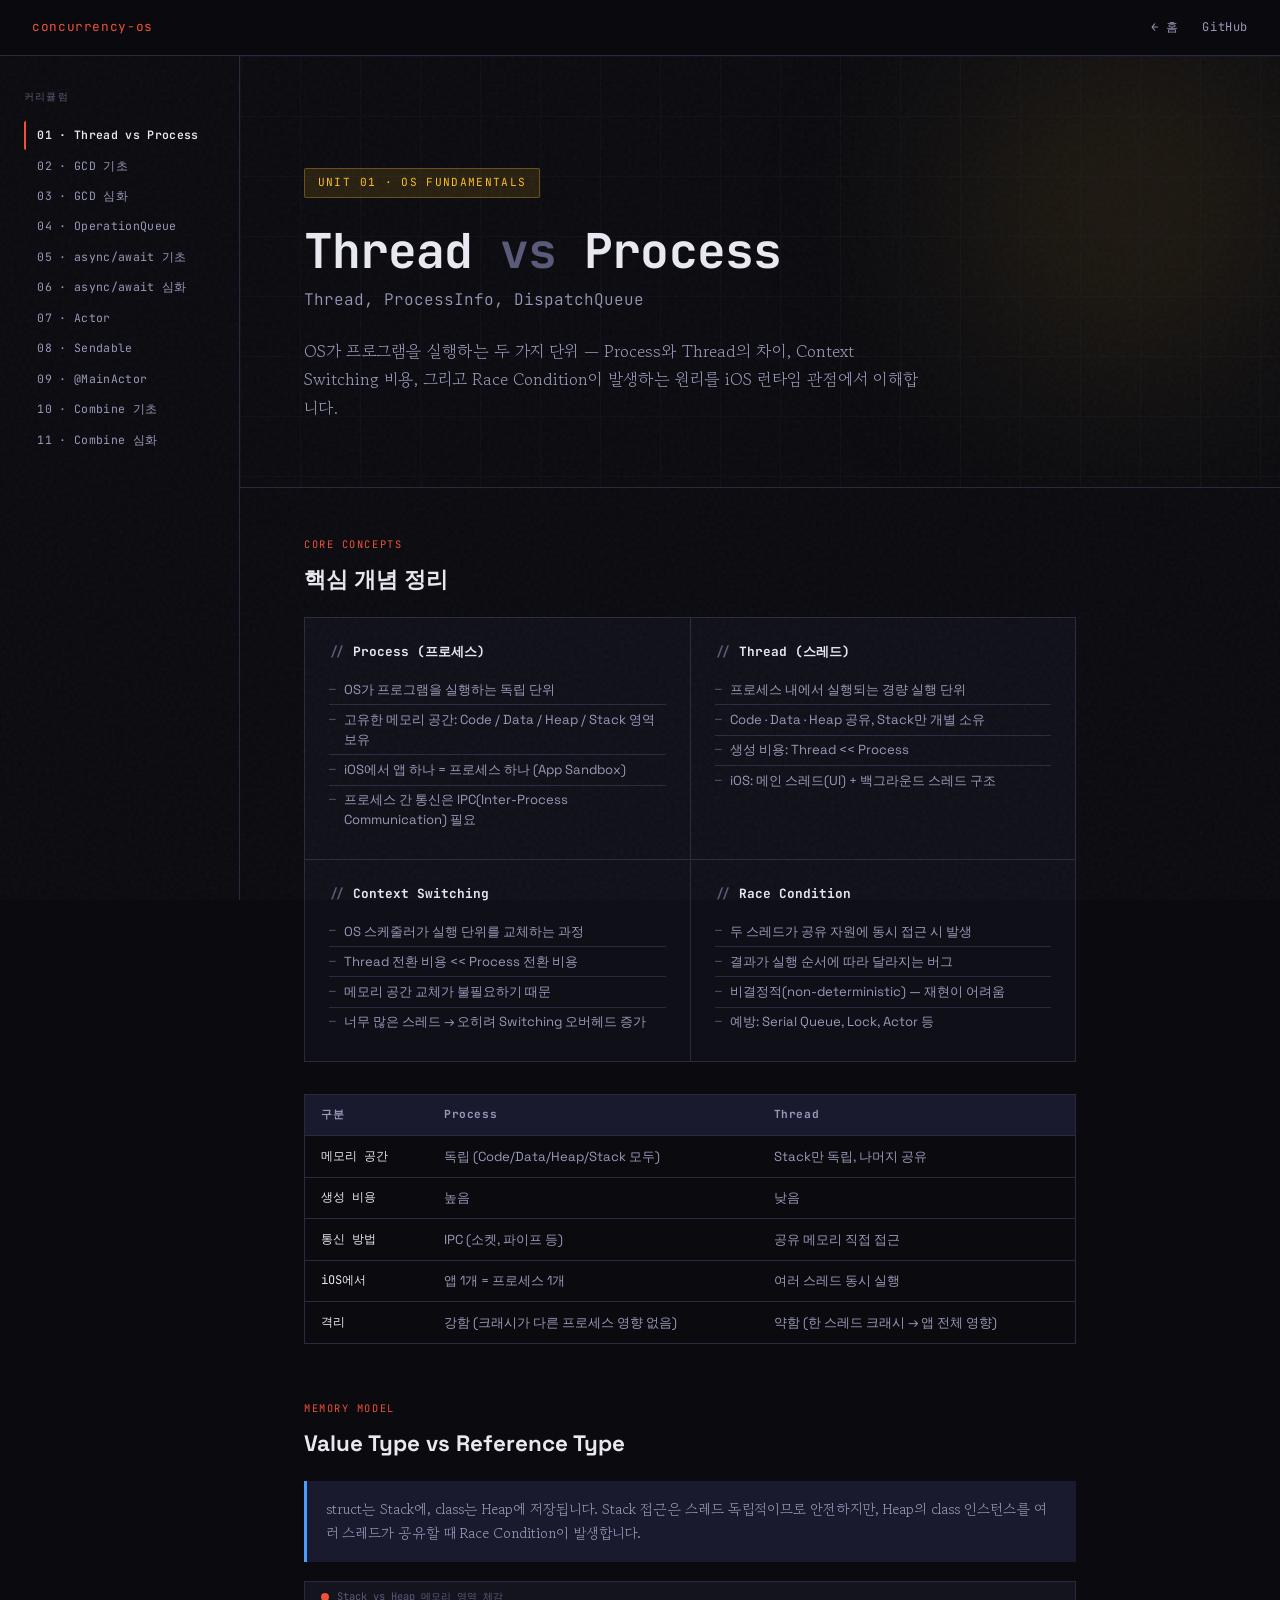
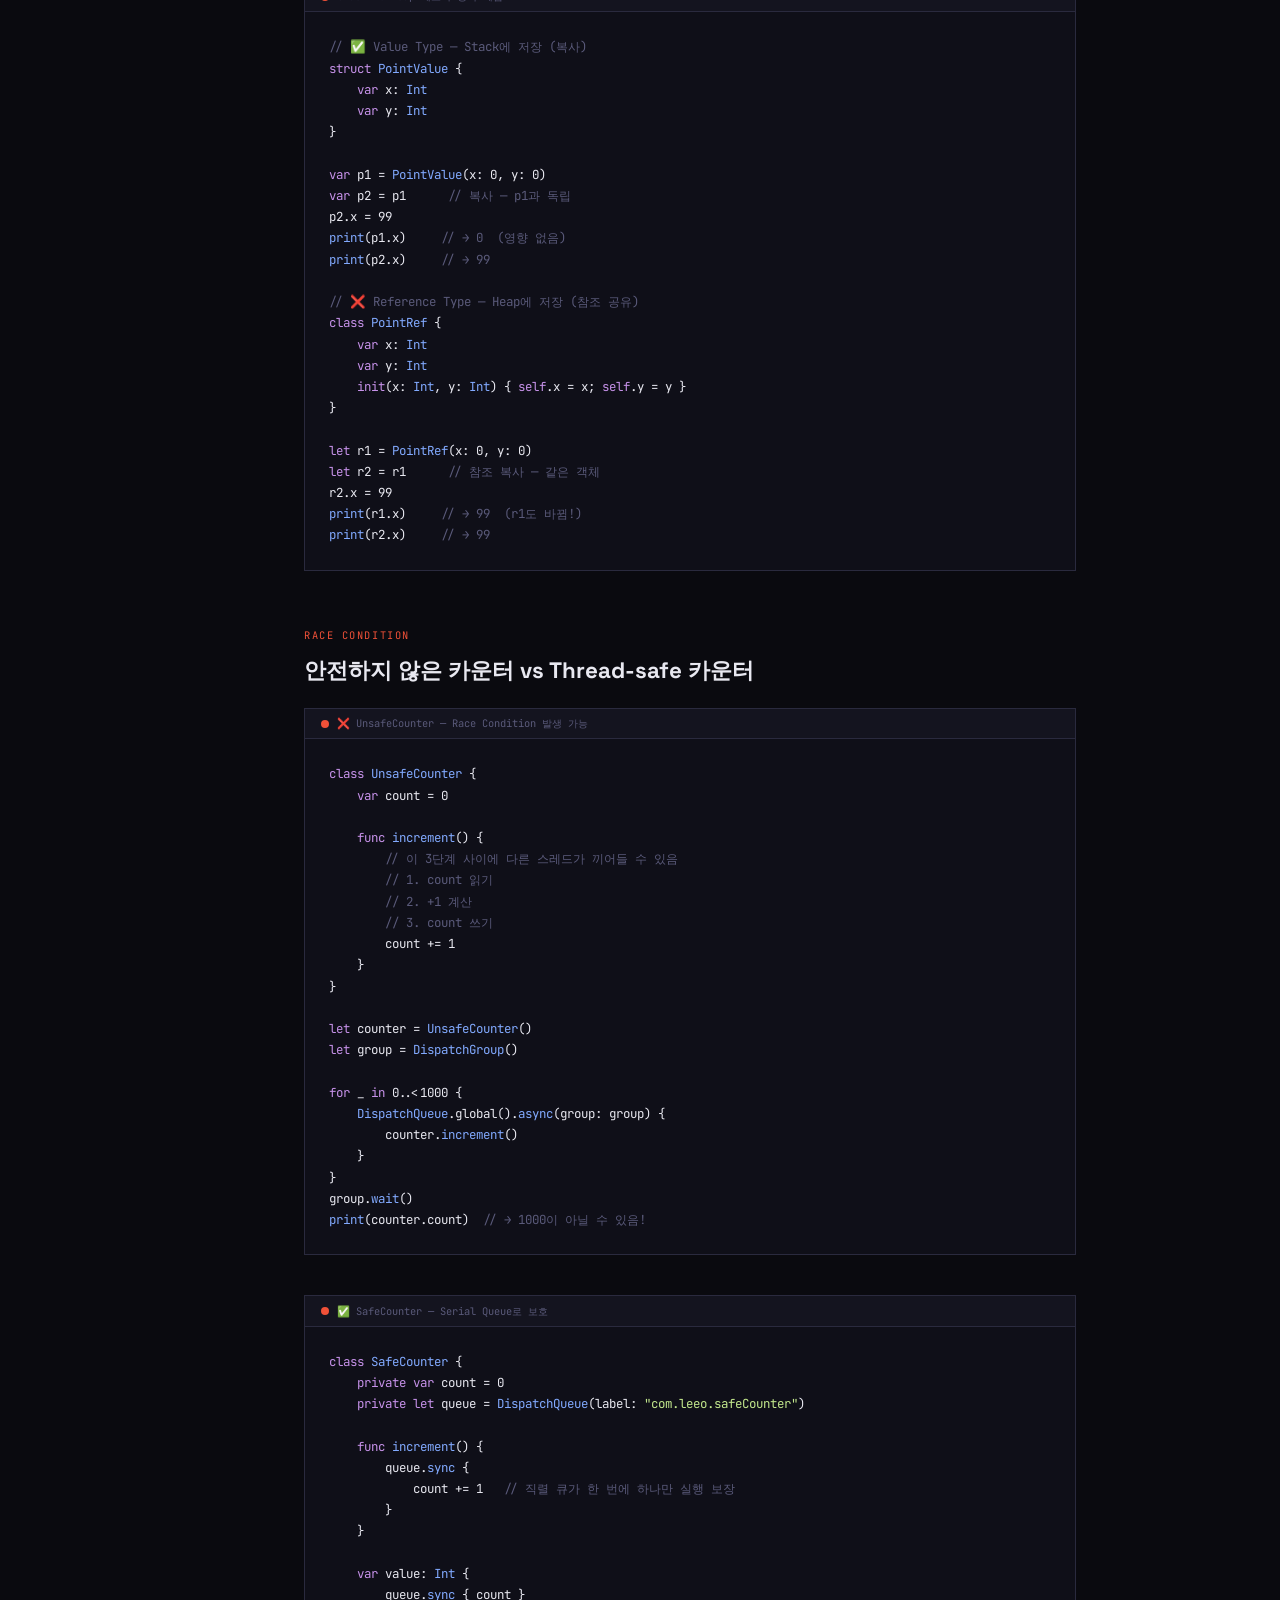
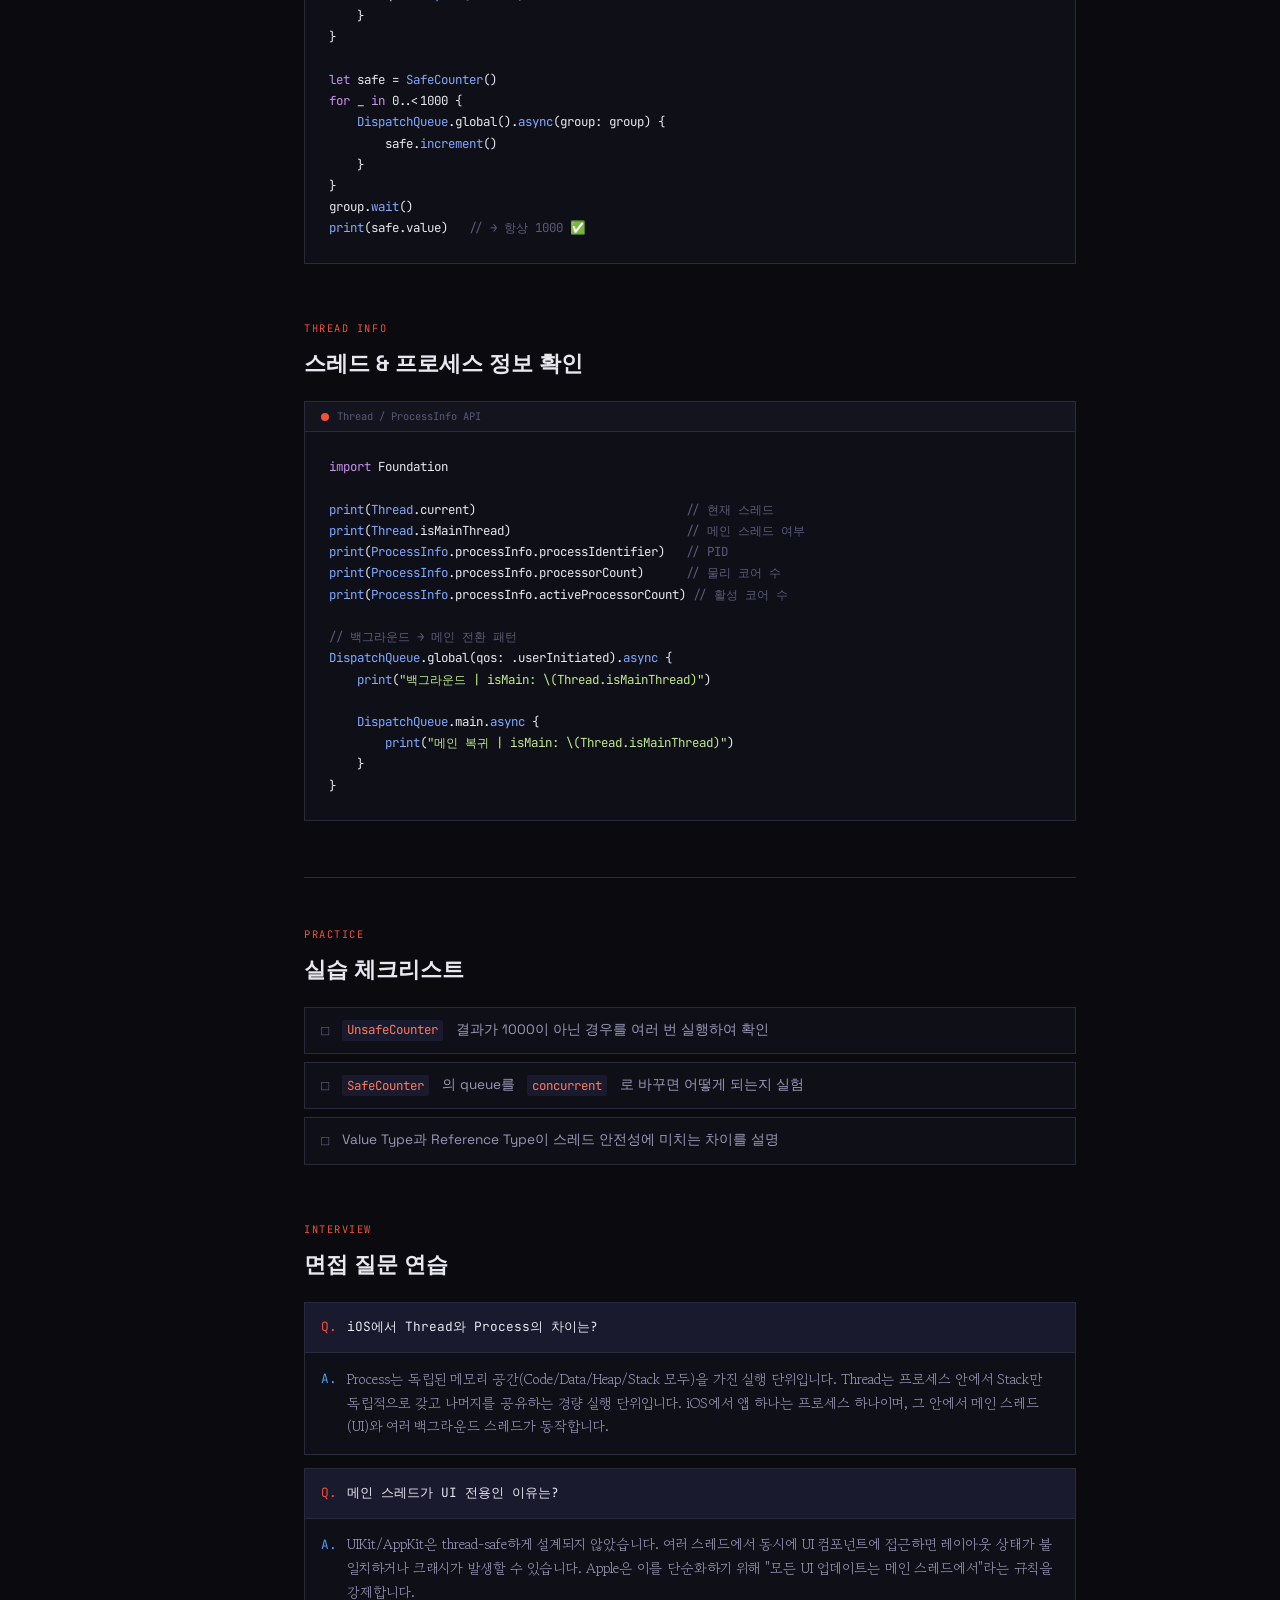
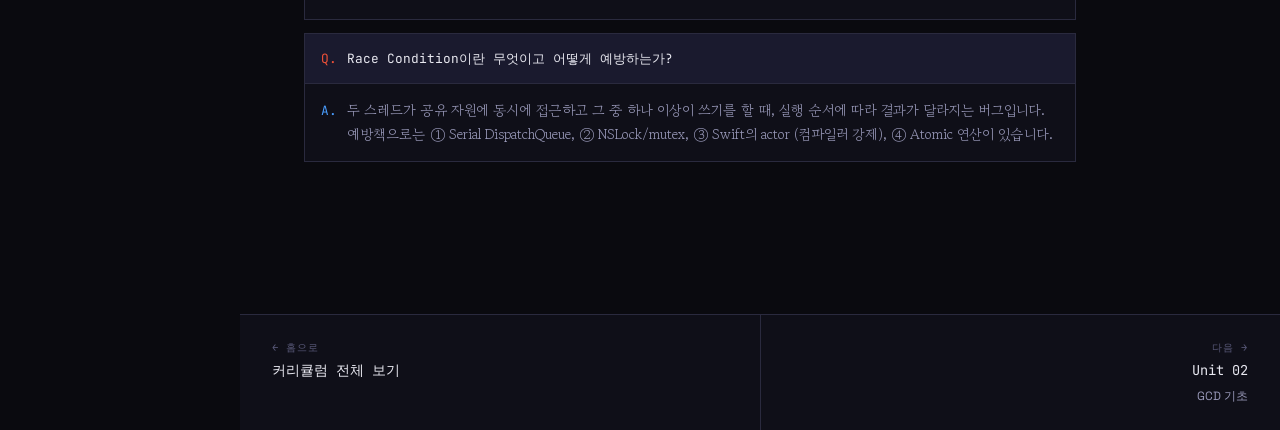
<file: docs/unit01.html>
<!DOCTYPE html>
<html lang="ko">
<head>
<meta charset="UTF-8">
<meta name="viewport" content="width=device-width, initial-scale=1.0">
<title>Unit 01 — Thread vs Process | 동시성 OS</title>
<link rel="preconnect" href="https://fonts.googleapis.com">
<link href="https://fonts.googleapis.com/css2?family=JetBrains+Mono:wght@300;400;500;700&family=Gowun+Batang:wght@400;700&family=Space+Grotesk:wght@300;400;500;700&display=swap" rel="stylesheet">
<link rel="stylesheet" href="unit.css">
</head>
<body>
<nav>
  <a class="nav-logo" href="index.html">concurrency-os</a>
  <div class="nav-links">
    <a href="index.html">← 홈</a>
    <a href="https://github.com/M1zz/concurrency-os-playground" target="_blank">GitHub</a>
  </div>
</nav>

<div class="page-body">
  <!-- SIDEBAR -->
  <aside class="sidebar">
    <p class="sidebar-title">커리큘럼</p>
    <ul class="sidebar-nav">
      <li><a href="unit01.html" class="unit-link current">01 · Thread vs Process</a></li>
      <li><a href="unit02.html" class="unit-link">02 · GCD 기초</a></li>
      <li><a href="unit03.html" class="unit-link">03 · GCD 심화</a></li>
      <li><a href="unit04.html" class="unit-link">04 · OperationQueue</a></li>
      <li><a href="unit05.html" class="unit-link">05 · async/await 기초</a></li>
      <li><a href="unit06.html" class="unit-link">06 · async/await 심화</a></li>
      <li><a href="unit07.html" class="unit-link">07 · Actor</a></li>
      <li><a href="unit08.html" class="unit-link">08 · Sendable</a></li>
      <li><a href="unit09.html" class="unit-link">09 · @MainActor</a></li>
      <li><a href="unit10.html" class="unit-link">10 · Combine 기초</a></li>
      <li><a href="unit11.html" class="unit-link">11 · Combine 심화</a></li>
    </ul>
  </aside>

  <!-- MAIN -->
  <div>
    <!-- HERO -->
    <div class="unit-hero">
      <div class="hero-orb" style="background: radial-gradient(circle, rgba(251,191,36,0.15), transparent 70%);"></div>
      <div class="hero-content fade-in">
        <div class="unit-num-badge tag-os">Unit 01 · OS Fundamentals</div>
        <h1 class="unit-hero-title">Thread <span style="color:var(--text3)">vs</span> Process</h1>
        <p class="unit-hero-sub">Thread, ProcessInfo, DispatchQueue</p>
        <p class="unit-hero-desc">OS가 프로그램을 실행하는 두 가지 단위 — Process와 Thread의 차이, Context Switching 비용, 그리고 Race Condition이 발생하는 원리를 iOS 런타임 관점에서 이해합니다.</p>
      </div>
    </div>

    <div class="main-content">

      <!-- 핵심 개념 -->
      <div class="section">
        <p class="section-label">Core Concepts</p>
        <h2 class="section-title">핵심 개념 정리</h2>
        <div class="concepts-grid">
          <div class="concept-card">
            <div class="concept-card-title">Process (프로세스)</div>
            <ul>
              <li>OS가 프로그램을 실행하는 독립 단위</li>
              <li>고유한 메모리 공간: Code / Data / Heap / Stack 영역 보유</li>
              <li>iOS에서 앱 하나 = 프로세스 하나 (App Sandbox)</li>
              <li>프로세스 간 통신은 IPC(Inter-Process Communication) 필요</li>
            </ul>
          </div>
          <div class="concept-card">
            <div class="concept-card-title">Thread (스레드)</div>
            <ul>
              <li>프로세스 내에서 실행되는 경량 실행 단위</li>
              <li>Code · Data · Heap 공유, Stack만 개별 소유</li>
              <li>생성 비용: Thread &lt;&lt; Process</li>
              <li>iOS: 메인 스레드(UI) + 백그라운드 스레드 구조</li>
            </ul>
          </div>
          <div class="concept-card">
            <div class="concept-card-title">Context Switching</div>
            <ul>
              <li>OS 스케줄러가 실행 단위를 교체하는 과정</li>
              <li>Thread 전환 비용 &lt;&lt; Process 전환 비용</li>
              <li>메모리 공간 교체가 불필요하기 때문</li>
              <li>너무 많은 스레드 → 오히려 Switching 오버헤드 증가</li>
            </ul>
          </div>
          <div class="concept-card">
            <div class="concept-card-title">Race Condition</div>
            <ul>
              <li>두 스레드가 공유 자원에 동시 접근 시 발생</li>
              <li>결과가 실행 순서에 따라 달라지는 버그</li>
              <li>비결정적(non-deterministic) — 재현이 어려움</li>
              <li>예방: Serial Queue, Lock, Actor 등</li>
            </ul>
          </div>
        </div>

        <table class="compare-table">
          <thead><tr><th>구분</th><th>Process</th><th>Thread</th></tr></thead>
          <tbody>
            <tr><td>메모리 공간</td><td>독립 (Code/Data/Heap/Stack 모두)</td><td>Stack만 독립, 나머지 공유</td></tr>
            <tr><td>생성 비용</td><td>높음</td><td>낮음</td></tr>
            <tr><td>통신 방법</td><td>IPC (소켓, 파이프 등)</td><td>공유 메모리 직접 접근</td></tr>
            <tr><td>iOS에서</td><td>앱 1개 = 프로세스 1개</td><td>여러 스레드 동시 실행</td></tr>
            <tr><td>격리</td><td>강함 (크래시가 다른 프로세스 영향 없음)</td><td>약함 (한 스레드 크래시 → 앱 전체 영향)</td></tr>
          </tbody>
        </table>
      </div>

      <!-- 메모리 구조 -->
      <div class="section">
        <p class="section-label">Memory Model</p>
        <h2 class="section-title">Value Type vs Reference Type</h2>
        <div class="highlight-box info">
          struct는 Stack에, class는 Heap에 저장됩니다. Stack 접근은 스레드 독립적이므로 안전하지만, Heap의 class 인스턴스를 여러 스레드가 공유할 때 Race Condition이 발생합니다.
        </div>

        <div class="code-section">
          <div class="code-label">Stack vs Heap 메모리 영역 체감</div>
          <div class="code-block-wrap">
<pre class="code-block"><span class="comment">// ✅ Value Type — Stack에 저장 (복사)</span>
<span class="keyword">struct</span> <span class="type">PointValue</span> {
    <span class="keyword">var</span> x: <span class="type">Int</span>
    <span class="keyword">var</span> y: <span class="type">Int</span>
}

<span class="keyword">var</span> p1 = <span class="type">PointValue</span>(x: 0, y: 0)
<span class="keyword">var</span> p2 = p1      <span class="comment">// 복사 — p1과 독립</span>
p2.x = 99
<span class="func-name">print</span>(p1.x)     <span class="comment">// → 0  (영향 없음)</span>
<span class="func-name">print</span>(p2.x)     <span class="comment">// → 99</span>

<span class="comment">// ❌ Reference Type — Heap에 저장 (참조 공유)</span>
<span class="keyword">class</span> <span class="type">PointRef</span> {
    <span class="keyword">var</span> x: <span class="type">Int</span>
    <span class="keyword">var</span> y: <span class="type">Int</span>
    <span class="keyword">init</span>(x: <span class="type">Int</span>, y: <span class="type">Int</span>) { <span class="keyword">self</span>.x = x; <span class="keyword">self</span>.y = y }
}

<span class="keyword">let</span> r1 = <span class="type">PointRef</span>(x: 0, y: 0)
<span class="keyword">let</span> r2 = r1      <span class="comment">// 참조 복사 — 같은 객체</span>
r2.x = 99
<span class="func-name">print</span>(r1.x)     <span class="comment">// → 99  (r1도 바뀜!)</span>
<span class="func-name">print</span>(r2.x)     <span class="comment">// → 99</span></pre>
          </div>
        </div>
      </div>

      <!-- Race Condition -->
      <div class="section">
        <p class="section-label">Race Condition</p>
        <h2 class="section-title">안전하지 않은 카운터 vs Thread-safe 카운터</h2>

        <div class="code-section">
          <div class="code-label">❌ UnsafeCounter — Race Condition 발생 가능</div>
          <div class="code-block-wrap">
<pre class="code-block"><span class="keyword">class</span> <span class="type">UnsafeCounter</span> {
    <span class="keyword">var</span> count = 0

    <span class="keyword">func</span> <span class="func-name">increment</span>() {
        <span class="comment">// 이 3단계 사이에 다른 스레드가 끼어들 수 있음</span>
        <span class="comment">// 1. count 읽기</span>
        <span class="comment">// 2. +1 계산</span>
        <span class="comment">// 3. count 쓰기</span>
        count += 1
    }
}

<span class="keyword">let</span> counter = <span class="type">UnsafeCounter</span>()
<span class="keyword">let</span> group = <span class="type">DispatchGroup</span>()

<span class="keyword">for</span> _ <span class="keyword">in</span> 0..&lt;1000 {
    <span class="type">DispatchQueue</span>.global().<span class="func-name">async</span>(group: group) {
        counter.<span class="func-name">increment</span>()
    }
}
group.<span class="func-name">wait</span>()
<span class="func-name">print</span>(counter.count)  <span class="comment">// → 1000이 아닐 수 있음!</span></pre>
          </div>
        </div>

        <div class="code-section">
          <div class="code-label">✅ SafeCounter — Serial Queue로 보호</div>
          <div class="code-block-wrap">
<pre class="code-block"><span class="keyword">class</span> <span class="type">SafeCounter</span> {
    <span class="keyword">private var</span> count = 0
    <span class="keyword">private let</span> queue = <span class="type">DispatchQueue</span>(label: <span class="string">"com.leeo.safeCounter"</span>)

    <span class="keyword">func</span> <span class="func-name">increment</span>() {
        queue.<span class="func-name">sync</span> {
            count += 1   <span class="comment">// 직렬 큐가 한 번에 하나만 실행 보장</span>
        }
    }

    <span class="keyword">var</span> value: <span class="type">Int</span> {
        queue.<span class="func-name">sync</span> { count }
    }
}

<span class="keyword">let</span> safe = <span class="type">SafeCounter</span>()
<span class="keyword">for</span> _ <span class="keyword">in</span> 0..&lt;1000 {
    <span class="type">DispatchQueue</span>.global().<span class="func-name">async</span>(group: group) {
        safe.<span class="func-name">increment</span>()
    }
}
group.<span class="func-name">wait</span>()
<span class="func-name">print</span>(safe.value)   <span class="comment">// → 항상 1000 ✅</span></pre>
          </div>
        </div>
      </div>

      <!-- 스레드 정보 -->
      <div class="section">
        <p class="section-label">Thread Info</p>
        <h2 class="section-title">스레드 & 프로세스 정보 확인</h2>
        <div class="code-section">
          <div class="code-label">Thread / ProcessInfo API</div>
          <div class="code-block-wrap">
<pre class="code-block"><span class="keyword">import</span> Foundation

<span class="func-name">print</span>(<span class="type">Thread</span>.current)                              <span class="comment">// 현재 스레드</span>
<span class="func-name">print</span>(<span class="type">Thread</span>.isMainThread)                         <span class="comment">// 메인 스레드 여부</span>
<span class="func-name">print</span>(<span class="type">ProcessInfo</span>.processInfo.processIdentifier)   <span class="comment">// PID</span>
<span class="func-name">print</span>(<span class="type">ProcessInfo</span>.processInfo.processorCount)      <span class="comment">// 물리 코어 수</span>
<span class="func-name">print</span>(<span class="type">ProcessInfo</span>.processInfo.activeProcessorCount) <span class="comment">// 활성 코어 수</span>

<span class="comment">// 백그라운드 → 메인 전환 패턴</span>
<span class="type">DispatchQueue</span>.global(qos: .userInitiated).<span class="func-name">async</span> {
    <span class="func-name">print</span>(<span class="string">"백그라운드 | isMain: \(Thread.isMainThread)"</span>)

    <span class="type">DispatchQueue</span>.main.<span class="func-name">async</span> {
        <span class="func-name">print</span>(<span class="string">"메인 복귀 | isMain: \(Thread.isMainThread)"</span>)
    }
}</pre>
          </div>
        </div>
      </div>

      <hr class="divider">

      <!-- 실습 체크리스트 -->
      <div class="section">
        <p class="section-label">Practice</p>
        <h2 class="section-title">실습 체크리스트</h2>
        <ul class="checklist">
          <li><code class="inline">UnsafeCounter</code> 결과가 1000이 아닌 경우를 여러 번 실행하여 확인</li>
          <li><code class="inline">SafeCounter</code>의 queue를 <code class="inline">concurrent</code>로 바꾸면 어떻게 되는지 실험</li>
          <li>Value Type과 Reference Type이 스레드 안전성에 미치는 차이를 설명</li>
        </ul>
      </div>

      <!-- 면접 질문 -->
      <div class="section">
        <p class="section-label">Interview</p>
        <h2 class="section-title">면접 질문 연습</h2>
        <div class="qa-list">
          <div class="qa-item">
            <div class="qa-q">iOS에서 Thread와 Process의 차이는?</div>
            <div class="qa-a">Process는 독립된 메모리 공간(Code/Data/Heap/Stack 모두)을 가진 실행 단위입니다. Thread는 프로세스 안에서 Stack만 독립적으로 갖고 나머지를 공유하는 경량 실행 단위입니다. iOS에서 앱 하나는 프로세스 하나이며, 그 안에서 메인 스레드(UI)와 여러 백그라운드 스레드가 동작합니다.</div>
          </div>
          <div class="qa-item">
            <div class="qa-q">메인 스레드가 UI 전용인 이유는?</div>
            <div class="qa-a">UIKit/AppKit은 thread-safe하게 설계되지 않았습니다. 여러 스레드에서 동시에 UI 컴포넌트에 접근하면 레이아웃 상태가 불일치하거나 크래시가 발생할 수 있습니다. Apple은 이를 단순화하기 위해 "모든 UI 업데이트는 메인 스레드에서"라는 규칙을 강제합니다.</div>
          </div>
          <div class="qa-item">
            <div class="qa-q">Race Condition이란 무엇이고 어떻게 예방하는가?</div>
            <div class="qa-a">두 스레드가 공유 자원에 동시에 접근하고 그 중 하나 이상이 쓰기를 할 때, 실행 순서에 따라 결과가 달라지는 버그입니다. 예방책으로는 ① Serial DispatchQueue, ② NSLock/mutex, ③ Swift의 actor (컴파일러 강제), ④ Atomic 연산이 있습니다.</div>
          </div>
        </div>
      </div>

    </div><!-- /main-content -->

    <!-- UNIT NAVIGATOR -->
    <div class="unit-nav">
      <a href="index.html" class="unit-nav-btn">
        <span class="nav-btn-dir">← 홈으로</span>
        <span class="nav-btn-title">커리큘럼 전체 보기</span>
      </a>
      <a href="unit02.html" class="unit-nav-btn next">
        <span class="nav-btn-dir">다음 →</span>
        <span class="nav-btn-title">Unit 02</span>
        <span class="nav-btn-sub">GCD 기초</span>
      </a>
    </div>
  </div><!-- /right column -->
</div><!-- /page-body -->
</body>
</html>
</file>
<file: docs/unit.css>
/* ── 공통 CSS for Unit Pages ── */
:root {
  --bg:      #0a0a0f;
  --bg2:     #0f0f18;
  --bg3:     #14141f;
  --surface: #1a1a2e;
  --border:  #2a2a3e;
  --border2: #3a3a5e;
  --swift:   #f05138;
  --swift2:  #ff7a5c;
  --blue:    #4a9eff;
  --blue2:   #2d7dd2;
  --purple:  #a855f7;
  --green:   #34d399;
  --yellow:  #fbbf24;
  --text:    #e8e8f0;
  --text2:   #9898b8;
  --text3:   #5a5a7a;
  --mono:    'JetBrains Mono', monospace;
  --serif:   'Gowun Batang', serif;
  --sans:    'Space Grotesk', sans-serif;
}

*, *::before, *::after { box-sizing: border-box; margin: 0; padding: 0; }
html { scroll-behavior: smooth; }
body { background: var(--bg); color: var(--text); font-family: var(--sans); line-height: 1.6; overflow-x: hidden; }

body::before {
  content: '';
  position: fixed; inset: 0;
  background-image: url("data:image/svg+xml,%3Csvg viewBox='0 0 256 256' xmlns='http://www.w3.org/2000/svg'%3E%3Cfilter id='noise'%3E%3CfeTurbulence type='fractalNoise' baseFrequency='0.9' numOctaves='4' stitchTiles='stitch'/%3E%3C/filter%3E%3Crect width='100%25' height='100%25' filter='url(%23noise)' opacity='0.04'/%3E%3C/svg%3E");
  pointer-events: none; z-index: 0;
}

/* NAV */
nav {
  position: fixed; top: 0; left: 0; right: 0; z-index: 100;
  display: flex; align-items: center; justify-content: space-between;
  padding: 0 2rem; height: 56px;
  background: rgba(10,10,15,0.9); backdrop-filter: blur(20px);
  border-bottom: 1px solid var(--border);
}
.nav-logo { font-family: var(--mono); font-size: 0.8rem; color: var(--swift); letter-spacing: 0.05em; text-decoration: none; }
.nav-links { display: flex; gap: 1.5rem; align-items: center; }
.nav-links a { font-family: var(--mono); font-size: 0.75rem; color: var(--text2); text-decoration: none; letter-spacing: 0.05em; transition: color 0.2s; }
.nav-links a:hover { color: var(--text); }

/* UNIT HERO */
.unit-hero {
  position: relative; padding: 7rem 4rem 4rem;
  border-bottom: 1px solid var(--border);
  overflow: hidden;
}
.unit-hero::after {
  content: '';
  position: absolute; inset: 0;
  background-image: linear-gradient(var(--border) 1px, transparent 1px), linear-gradient(90deg, var(--border) 1px, transparent 1px);
  background-size: 60px 60px; opacity: 0.2; pointer-events: none;
}
.hero-orb {
  position: absolute; border-radius: 50%; filter: blur(100px); pointer-events: none;
  width: 500px; height: 500px; top: -100px; right: -100px;
}
.hero-content { position: relative; z-index: 1; max-width: 860px; }
.unit-num-badge {
  display: inline-flex; align-items: center; gap: 0.6rem;
  font-family: var(--mono); font-size: 0.7rem; letter-spacing: 0.12em;
  padding: 0.3rem 0.8rem; border-radius: 2px; margin-bottom: 1.5rem;
  border: 1px solid; text-transform: uppercase;
}
.unit-hero-title { font-family: var(--mono); font-size: clamp(1.8rem, 4vw, 3rem); font-weight: 700; line-height: 1.2; letter-spacing: -0.02em; margin-bottom: 0.5rem; }
.unit-hero-sub { font-family: var(--mono); font-size: 1rem; color: var(--text2); font-weight: 300; margin-bottom: 1.5rem; }
.unit-hero-desc { font-family: var(--serif); font-size: 1.05rem; color: var(--text2); max-width: 620px; line-height: 1.7; }

/* TAGS */
.tag { font-family: var(--mono); font-size: 0.65rem; padding: 0.25rem 0.6rem; border-radius: 2px; letter-spacing: 0.06em; border: 1px solid; }
.tag-os { background: rgba(251,191,36,0.12); color: var(--yellow); border-color: rgba(251,191,36,0.3); }
.tag-gcd { background: rgba(240,81,56,0.12); color: var(--swift); border-color: rgba(240,81,56,0.3); }
.tag-async { background: rgba(74,158,255,0.12); color: var(--blue); border-color: rgba(74,158,255,0.3); }
.tag-actor { background: rgba(168,85,247,0.12); color: var(--purple); border-color: rgba(168,85,247,0.3); }
.tag-combine { background: rgba(52,211,153,0.12); color: var(--green); border-color: rgba(52,211,153,0.3); }

/* LAYOUT */
.page-body { display: grid; grid-template-columns: 240px 1fr; min-height: calc(100vh - 56px); margin-top: 56px; }
@media (max-width: 900px) { .page-body { grid-template-columns: 1fr; } }

/* SIDEBAR */
.sidebar { position: sticky; top: 56px; height: calc(100vh - 56px); overflow-y: auto; border-right: 1px solid var(--border); padding: 2rem 1.5rem; }
.sidebar-title { font-family: var(--mono); font-size: 0.65rem; color: var(--text3); letter-spacing: 0.12em; text-transform: uppercase; margin-bottom: 1rem; }
.sidebar-nav { list-style: none; display: flex; flex-direction: column; gap: 0.1rem; }
.sidebar-nav a { display: block; font-family: var(--mono); font-size: 0.72rem; color: var(--text3); text-decoration: none; padding: 0.4rem 0.7rem; border-radius: 2px; border-left: 2px solid transparent; transition: all 0.15s; letter-spacing: 0.03em; line-height: 1.4; }
.sidebar-nav a:hover { color: var(--text); background: var(--surface); }
.sidebar-nav a.active { color: var(--text); background: var(--surface); }
.sidebar-nav .unit-link { color: var(--text2); border-left-color: transparent; }
.sidebar-nav .unit-link:hover { border-left-color: var(--border2); }
.sidebar-nav .unit-link.current { font-weight: 600; border-left-color: var(--swift); color: var(--text); }
@media (max-width: 900px) { .sidebar { display: none; } }

/* MAIN CONTENT */
.main-content { padding: 3rem 4rem 6rem; max-width: 900px; }
@media (max-width: 768px) { .main-content { padding: 2rem 1.5rem 4rem; } }

/* SECTION */
.section { margin-bottom: 3.5rem; }
.section-label { font-family: var(--mono); font-size: 0.65rem; color: var(--swift); letter-spacing: 0.15em; text-transform: uppercase; margin-bottom: 0.6rem; }
.section-title { font-size: 1.4rem; font-weight: 700; margin-bottom: 1.2rem; }

/* CONCEPT CARDS */
.concepts-grid { display: grid; grid-template-columns: repeat(auto-fill, minmax(280px, 1fr)); gap: 1px; background: var(--border); border: 1px solid var(--border); margin-bottom: 2rem; }
.concept-card { background: var(--bg2); padding: 1.5rem; }
.concept-card-title { font-family: var(--mono); font-size: 0.8rem; color: var(--text); font-weight: 700; margin-bottom: 0.8rem; display: flex; align-items: center; gap: 0.5rem; }
.concept-card-title::before { content: '//'; color: var(--text3); }
.concept-card ul { list-style: none; }
.concept-card ul li { font-size: 0.82rem; color: var(--text2); padding: 0.3rem 0; border-top: 1px solid var(--border); display: flex; gap: 0.5rem; line-height: 1.5; }
.concept-card ul li:first-child { border-top: none; }
.concept-card ul li::before { content: '—'; color: var(--text3); flex-shrink: 0; font-family: var(--mono); font-size: 0.7rem; margin-top: 0.05rem; }
code.inline { font-family: var(--mono); font-size: 0.78rem; background: var(--surface); color: var(--swift2); padding: 0.1em 0.4em; border-radius: 2px; }

/* CODE BLOCK */
.code-section { margin-bottom: 2.5rem; }
.code-section-title { font-family: var(--mono); font-size: 0.72rem; color: var(--text2); margin-bottom: 0.5rem; display: flex; align-items: center; gap: 0.5rem; }
.code-section-title::before { content: '▶'; font-size: 0.6rem; color: var(--swift); }
.code-label { font-family: var(--mono); font-size: 0.65rem; color: var(--text3); background: var(--bg3); border: 1px solid var(--border); border-bottom: none; padding: 0.4rem 1rem; display: flex; align-items: center; gap: 0.5rem; }
.code-label::before { content: ''; width: 8px; height: 8px; border-radius: 50%; background: var(--swift); flex-shrink: 0; }
.code-block-wrap { position: relative; border: 1px solid var(--border); }
pre.code-block {
  background: var(--bg2); padding: 1.5rem; overflow-x: auto;
  font-family: var(--mono); font-size: 0.78rem; line-height: 1.7; color: var(--text);
  tab-size: 4; counter-reset: line;
}
pre.code-block .comment { color: var(--text3); }
pre.code-block .keyword { color: #c792ea; }
pre.code-block .string { color: #c3e88d; }
pre.code-block .number { color: var(--yellow); }
pre.code-block .type { color: #82aaff; }
pre.code-block .func-name { color: #82aaff; }
pre.code-block .ok { color: var(--green); }
pre.code-block .warn { color: var(--swift); }

/* CHECKLIST */
.checklist { list-style: none; display: flex; flex-direction: column; gap: 0.5rem; }
.checklist li {
  display: flex; align-items: flex-start; gap: 0.8rem;
  padding: 0.75rem 1rem; background: var(--bg2); border: 1px solid var(--border);
  font-size: 0.85rem; color: var(--text2); line-height: 1.5;
}
.checklist li::before { content: '□'; font-family: var(--mono); color: var(--text3); flex-shrink: 0; margin-top: 0.05rem; }

/* INTERVIEW QA */
.qa-list { display: flex; flex-direction: column; gap: 0.8rem; }
.qa-item { border: 1px solid var(--border); overflow: hidden; }
.qa-q { font-family: var(--mono); font-size: 0.8rem; color: var(--text); padding: 0.9rem 1rem; background: var(--surface); border-bottom: 1px solid var(--border); display: flex; gap: 0.6rem; align-items: flex-start; }
.qa-q::before { content: 'Q.'; color: var(--swift); flex-shrink: 0; }
.qa-a { font-family: var(--serif); font-size: 0.88rem; color: var(--text2); padding: 0.9rem 1rem; background: var(--bg2); line-height: 1.7; display: flex; gap: 0.6rem; }
.qa-a::before { content: 'A.'; font-family: var(--mono); font-size: 0.8rem; color: var(--blue); flex-shrink: 0; margin-top: 0.05rem; }

/* UNIT NAVIGATOR */
.unit-nav { display: flex; gap: 1px; background: var(--border); border-top: 1px solid var(--border); }
.unit-nav-btn { flex: 1; background: var(--bg2); padding: 1.5rem 2rem; text-decoration: none; display: flex; flex-direction: column; gap: 0.3rem; transition: background 0.2s; }
.unit-nav-btn:hover { background: var(--bg3); }
.unit-nav-btn.next { text-align: right; align-items: flex-end; }
.nav-btn-dir { font-family: var(--mono); font-size: 0.65rem; color: var(--text3); letter-spacing: 0.1em; text-transform: uppercase; }
.nav-btn-title { font-family: var(--mono); font-size: 0.85rem; color: var(--text); }
.nav-btn-sub { font-size: 0.75rem; color: var(--text2); }
.unit-nav-btn:hover .nav-btn-title { color: var(--swift); }

/* DIVIDER */
.divider { border: none; border-top: 1px solid var(--border); margin: 3rem 0; }

/* HIGHLIGHT BOX */
.highlight-box { background: var(--surface); border-left: 3px solid; padding: 1rem 1.2rem; margin: 1.2rem 0; font-family: var(--serif); font-size: 0.9rem; color: var(--text2); line-height: 1.7; }
.highlight-box.warning { border-color: var(--swift); }
.highlight-box.info { border-color: var(--blue); }
.highlight-box.tip { border-color: var(--green); }

/* COMPARISON TABLE */
.compare-table { width: 100%; border-collapse: collapse; font-size: 0.82rem; border: 1px solid var(--border); margin: 1.2rem 0; }
.compare-table th { background: var(--surface); font-family: var(--mono); font-size: 0.7rem; color: var(--text2); letter-spacing: 0.05em; padding: 0.7rem 1rem; text-align: left; border-bottom: 1px solid var(--border); }
.compare-table td { padding: 0.65rem 1rem; border-bottom: 1px solid var(--border); color: var(--text2); vertical-align: top; line-height: 1.5; }
.compare-table tr:last-child td { border-bottom: none; }
.compare-table tr:hover td { background: var(--bg3); }
.compare-table td:first-child { font-family: var(--mono); font-size: 0.75rem; color: var(--text); }

/* ANIMATIONS */
@keyframes fadeInUp { from { opacity: 0; transform: translateY(12px); } to { opacity: 1; transform: translateY(0); } }
.fade-in { animation: fadeInUp 0.5s ease both; }
</file>
